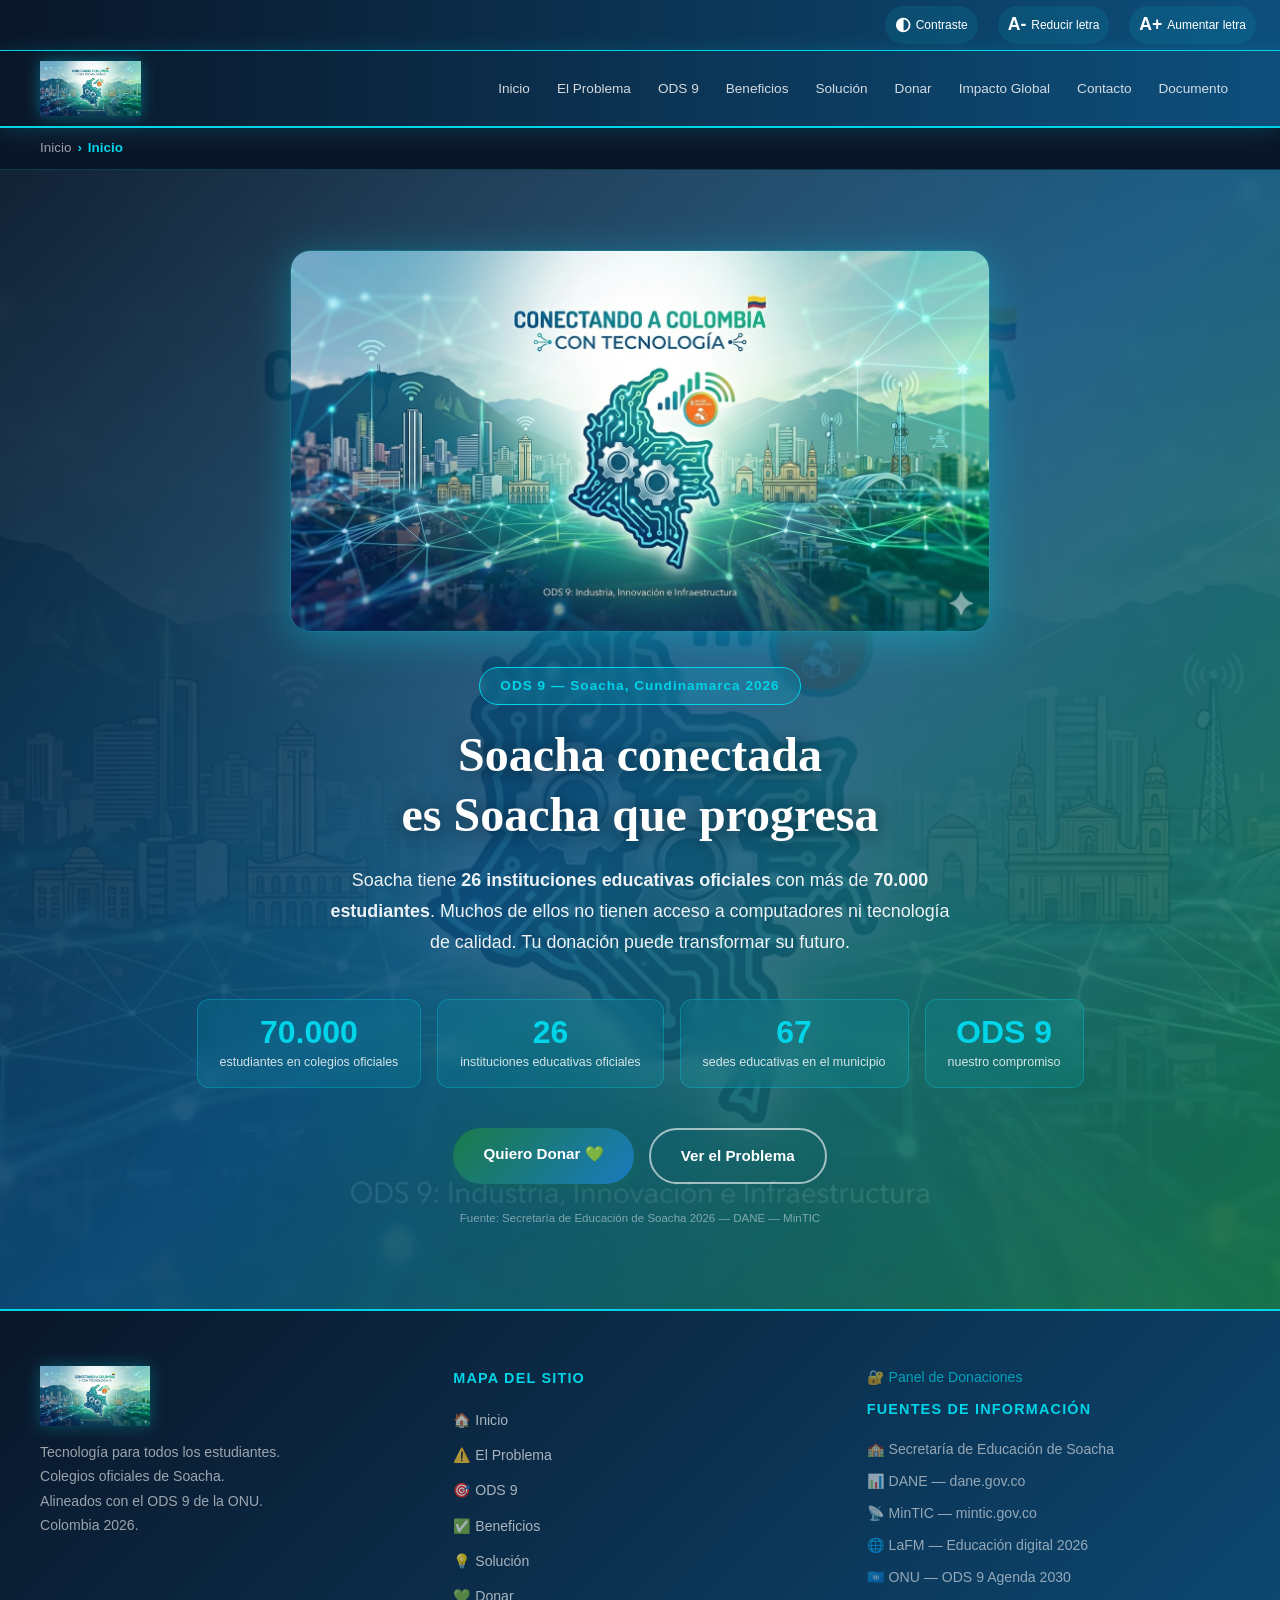
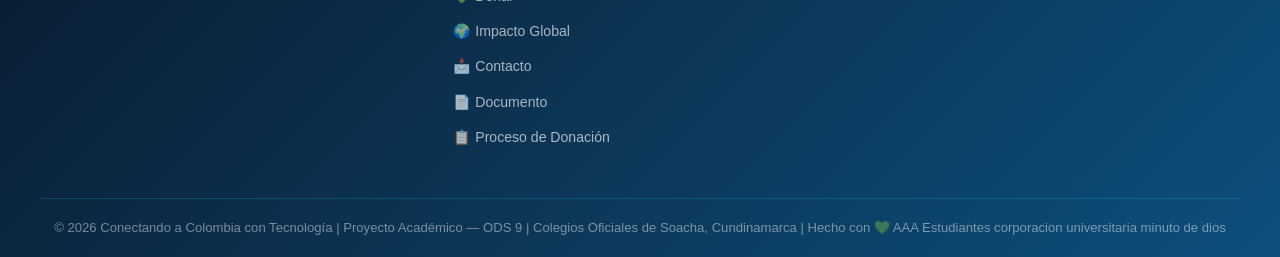
<file: index.html>
<!DOCTYPE html>
<html lang="es">
<head>
  <meta charset="UTF-8">
  <meta name="viewport" content="width=device-width, initial-scale=1.0">
  <meta name="description" content="Conectando a Colombia con Tecnología — Plataforma para gestionar donaciones de dispositivos tecnológicos a instituciones educativas de Soacha. Alineado con ODS 9.">
  <meta name="keywords" content="Soacha, tecnología, donaciones, ODS 9, brecha digital, colegios, educación, Cundinamarca">
  <meta name="author" content="Equipo Conectando Colombia">
  <meta name="theme-color" content="#0a1628">
  <title>Conectando a Colombia con Tecnología | Soacha ODS 9</title>
  <link rel="stylesheet" href="css/styles.css">
</head>
<body>

  <!--  MENÚ DE ACCESIBILIDAD -->
  <div id="menu-accesibilidad" class="menu-accesibilidad">
    <ul class="lista-accesibilidad">
      <li><a id="boton-contraste" href="#"><span>◐</span><span> Contraste</span></a></li>
      <li><a id="boton-reducir" href="#"><span>A-</span><span> Reducir letra</span></a></li>
      <li><a id="boton-aumentar" href="#"><span>A+</span><span> Aumentar letra</span></a></li>
    </ul>
  </div>

  <!-- HEADER Y NAVEGACIÓN -->
  <header class="header-principal">
    <div class="logo">
      <img src="assets/imagenes/logo1.png" alt="Conectando a Colombia con Tecnología" class="logo-img">
    </div>
    <button class="menu-toggle" aria-label="Abrir menú" aria-expanded="false" onclick="toggleMenu()">☰</button>
    <nav class="nav-principal">
      <a href="#" onclick="navegarA('inicio'); return false;">Inicio</a>
      <a href="#" onclick="navegarA('problema'); return false;">El Problema</a>
      <a href="#" onclick="navegarA('ods9'); return false;">ODS 9</a>
      <a href="#" onclick="navegarA('beneficios'); return false;">Beneficios</a>
      <a href="#" onclick="navegarA('solucion'); return false;">Solución</a>
      <a href="#" onclick="navegarA('donar'); return false;">Donar</a>
      <a href="#" onclick="navegarA('impacto'); return false;">Impacto Global</a>
      <a href="#" onclick="navegarA('contacto'); return false;">Contacto</a>
      <a href="#" onclick="navegarA('documento'); return false;">Documento</a>
    </nav>
  </header>

  <!--  MIGAS DE PAN -->
  <nav class="migas-pan">
    <ol>
      <li><a href="#" onclick="navegarA('inicio'); return false;">Inicio</a></li>
      <li id="miga-actual" aria-current="page">Inicio</li>
    </ol>
  </nav>

  <!-- CONTENIDO PRINCIPAL -->
  <main id="contenido-principal">

    <!-- SECCIÓN 1: INICIO -->
    <section id="inicio" class="seccion activa">
      <div class="hero-contenido">
        <img src="assets/imagenes/logo1.png" alt="Conectando a Colombia con Tecnología — ODS 9" class="hero-logo">
        <div class="hero-badge">ODS 9 — Soacha, Cundinamarca 2026</div>
        <h1>Soacha conectada<br>es Soacha que progresa</h1>
        <p class="hero-subtitulo">Soacha tiene <strong>26 instituciones educativas oficiales</strong> con más de <strong>70.000 estudiantes</strong>. Muchos de ellos no tienen acceso a computadores ni tecnología de calidad. Tu donación puede transformar su futuro.</p>
        <div class="hero-stats">
          <div class="stat"><span class="stat-numero">70.000</span><span class="stat-texto">estudiantes en colegios oficiales</span></div>
          <div class="stat"><span class="stat-numero">26</span><span class="stat-texto">instituciones educativas oficiales</span></div>
          <div class="stat"><span class="stat-numero">67</span><span class="stat-texto">sedes educativas en el municipio</span></div>
          <div class="stat"><span class="stat-numero">ODS 9</span><span class="stat-texto">nuestro compromiso</span></div>
        </div>
        <div class="hero-botones">
          <a href="#" class="btn-principal" onclick="navegarA('donar'); return false;">Quiero Donar 💚</a>
          <a href="#" class="btn-secundario" onclick="navegarA('problema'); return false;">Ver el Problema</a>
        </div>
        <p class="hero-fuente">Fuente: Secretaría de Educación de Soacha 2026 — DANE — MinTIC</p>
      </div>
    </section>

    <!-- SECCIÓN 2: EL PROBLEMA -->
    <section id="problema" class="seccion">
      <h2>La Brecha Digital en los Colegios de Soacha</h2>
      <p class="seccion-subtitulo">Miles de estudiantes soachunos no tienen acceso a tecnología de calidad para su formación académica</p>
      <div class="problema-stats">
        <div class="prob-stat critico"><span class="prob-numero">70.000</span><span class="prob-dept">Estudiantes</span><span class="prob-label">en colegios oficiales</span></div>
        <div class="prob-stat critico"><span class="prob-numero">4.200</span><span class="prob-dept">Cupos faltantes</span><span class="prob-label">cada año escolar</span></div>
        <div class="prob-stat grave"><span class="prob-numero">67</span><span class="prob-dept">Sedes educativas</span><span class="prob-label">con necesidades tech</span></div>
        <div class="prob-stat grave"><span class="prob-numero">26</span><span class="prob-dept">IE Oficiales</span><span class="prob-label">requieren equipos</span></div>
      </div>
      <div class="cards-container">
        <div class="card"><span class="card-icono">💻</span><h3>Sin Dispositivos</h3><p>Muchos estudiantes de Soacha nunca han tocado un computador portátil. El rector del colegio Turbay Ayala confirmó que la <strong>baja apropiación tecnológica</strong> por condiciones económicas es la principal barrera.</p><span class="card-fuente">Fuente: LaFM — Educación digital en regiones, marzo 2026</span></div>
        <div class="card"><span class="card-icono">📡</span><h3>Conectividad Insuficiente</h3><p>Durante años, los colegios de Soacha tuvieron velocidades de internet de apenas <strong>10 a 30 Mbps</strong>, insuficientes para clases digitales simultáneas.</p><span class="card-fuente">Fuente: Gobernación de Cundinamarca — Conectividad escolar 2025</span></div>
        <div class="card"><span class="card-icono">🏚️</span><h3>Centros Digitales Abandonados</h3><p>Centros digitales implementados en colegios de Soacha con apoyo del MinTIC <strong>quedaron en abandono</strong> por falta de mantenimiento.</p><span class="card-fuente">Fuente: Noticias Día a Día — Centros digitales Cundinamarca 2025</span></div>
        <div class="card"><span class="card-icono">👨‍👩‍👧</span><h3>Familias Vulnerables</h3><p>Soacha es uno de los municipios más poblados de Colombia con alta concentración de familias en condición de vulnerabilidad, lo que impide a los estudiantes tener <strong>tecnología en casa</strong>.</p><span class="card-fuente">Fuente: Secretaría de Educación de Soacha 2026</span></div>
        <div class="card"><span class="card-icono">📚</span><h3>Desigualdad Educativa</h3><p>Estudiantes de colegios privados tienen acceso pleno a tecnología mientras los <strong>70.000 estudiantes</strong> de colegios oficiales de Soacha compiten con recursos digitales limitados.</p><span class="card-fuente">Fuente: Perfil Sector Educativo Soacha 2024-2027</span></div>
        <div class="card"><span class="card-icono">🎓</span><h3>Impacto en el Futuro</h3><p>Jóvenes que terminan bachillerato en Soacha <strong>sin saber usar un computador</strong> quedan en desventaja para el mercado laboral y la educación superior.</p><span class="card-fuente">Fuente: LaFM — Educación digital en regiones, marzo 2026</span></div>
      </div>
    </section>

    <!-- SECCIÓN 3: ODS 9 -->
    <section id="ods9" class="seccion">
      <h2>ODS 9 — Industria, Innovación e Infraestructura</h2>
      <p class="seccion-subtitulo">Por qué la tecnología educativa en Soacha es un asunto de desarrollo sostenible</p>
      <div class="ods-contenido">
        <div class="ods-badge-grande"><span class="ods-numero">9</span><span class="ods-nombre">Industria, Innovación e Infraestructura</span><span class="ods-org">ONU — Agenda 2030</span></div>
        <div class="ods-info">
          <div class="ods-descripcion"><h3>¿Qué es el ODS 9 y cómo aplica en Soacha?</h3><p>El ODS 9 busca construir infraestructuras resilientes, promover la industrialización inclusiva y fomentar la innovación tecnológica. En Soacha, esto se traduce en garantizar que los <strong>70.000 estudiantes</strong> de colegios oficiales tengan acceso real a herramientas tecnológicas para su formación, sin importar su condición económica.</p></div>
          <div class="ods-metas"><h3>Metas que abordamos en Soacha</h3>
            <div class="meta-item"><span class="meta-codigo">9.1</span><p>Desarrollar infraestructura tecnológica de calidad en los colegios oficiales de Soacha para apoyar el bienestar educativo de todos los estudiantes con acceso equitativo.</p></div>
            <div class="meta-item"><span class="meta-codigo">9.4</span><p>Modernizar la infraestructura tecnológica de las 26 instituciones educativas oficiales, priorizando las sedes con mayor necesidad en comunas vulnerables.</p></div>
            <div class="meta-item"><span class="meta-codigo">9.c</span><p>Aumentar el acceso a las tecnologías de la información en los colegios de Soacha para garantizar que ningún estudiante quede excluido de la era digital.</p></div>
          </div>
          <div class="ods-colombia"><h3>Soacha y el ODS 9 en 2026</h3><ul><li>🔹 <strong>70.000</strong> estudiantes en instituciones educativas oficiales</li><li>🔹 <strong>26</strong> colegios oficiales con <strong>67 sedes</strong> en todo el municipio</li><li>🔹 Centros digitales <strong>abandonados</strong> por falta de mantenimiento</li><li>🔹 Baja apropiación tecnológica confirmada por rectores de colegios</li><li>🔹 Meta nacional: <strong>100%</strong> de colegios con internet en 2026</li></ul><span class="card-fuente">Fuente: Secretaría de Educación Soacha; MinTIC; LaFM 2026</span></div>
        </div>
      </div>
    </section>

    <!-- SECCIÓN 4: BENEFICIOS -->
    <section id="beneficios" class="seccion seccion-oscura">
      <h2>¿Qué gana Soacha con tecnología en sus colegios?</h2>
      <p class="seccion-subtitulo subtitulo-claro">Cada dispositivo donado multiplica las oportunidades de miles de estudiantes soachunos</p>
      <div class="beneficios-grid">
        <div class="beneficio-item"><span class="beneficio-icono">📈</span><h3>Mejores Resultados Académicos</h3><p>Estudiantes con acceso a tecnología mejoran su desempeño en pruebas Saber y tienen <strong>mayor probabilidad</strong> de acceder a educación superior.</p></div>
        <div class="beneficio-item"><span class="beneficio-icono">💼</span><h3>Empleabilidad Futura</h3><p>Colombia enfrenta una brecha de más de <strong>85.000 profesionales</strong> en tecnología. Los estudiantes de Soacha pueden llenar ese vacío si se forman desde el colegio.</p></div>
        <div class="beneficio-item"><span class="beneficio-icono">🎓</span><h3>Acceso a Educación Superior</h3><p>Soacha ya tiene <strong>8 instituciones de educación superior</strong>. Estudiantes con competencias digitales pueden aprovechar mejor estas oportunidades universitarias.</p></div>
        <div class="beneficio-item"><span class="beneficio-icono">🏘️</span><h3>Desarrollo Comunitario</h3><p>Un estudiante conectado lleva el conocimiento a su familia. Las competencias digitales se <strong>multiplican en la comunidad</strong> y reducen la desigualdad en el municipio.</p></div>
        <div class="beneficio-item"><span class="beneficio-icono">🔬</span><h3>Soacha STEM+</h3><p>Soacha tiene una visión de convertirse en <strong>territorio STEM+</strong>. Donar tecnología a sus colegios es apoyar directamente esa transformación educativa y científica.</p></div>
        <div class="beneficio-item"><span class="beneficio-icono">🤝</span><h3>Responsabilidad Social Real</h3><p>Tu empresa o entidad contribuye directamente al ODS 9 con impacto <strong>medible y verificable</strong> en un municipio específico, con estudiantes reales y resultados documentados.</p></div>
      </div>
    </section>

    <!-- SECCIÓN 5: SOLUCIÓN-->
    <section id="solucion" class="seccion">
      <h2>Nuestra Solución</h2>
      <p class="seccion-subtitulo">Conectamos donantes de tecnología con los colegios oficiales de Soacha que más lo necesitan</p>
      <div class="solucion-intro"><p>Somos una plataforma web que <strong>concientiza a empresarios, entidades y ciudadanos</strong> sobre la brecha tecnológica en los colegios oficiales de Soacha, y facilita la <strong>donación de dispositivos tecnológicos</strong> (computadores, tablets, routers, impresoras) directamente a las <strong>26 instituciones educativas oficiales</strong> del municipio.</p></div>
      <div class="pasos-container">
        <div class="paso"><span class="paso-numero">1</span><h3>Registras tu donación</h3><p>Seleccionas el colegio de Soacha al que quieres donar y describes los dispositivos disponibles en nuestro formulario validado.</p></div>
        <div class="paso-flecha">→</div>
        <div class="paso"><span class="paso-numero">2</span><h3>Verificamos y coordinamos</h3><p>Nuestro equipo contacta al colegio seleccionado y coordina la entrega directa en la institución educativa de Soacha.</p></div>
        <div class="paso-flecha">→</div>
        <div class="paso"><span class="paso-numero">3</span><h3>Transformamos vidas</h3><p>Los estudiantes del colegio reciben los dispositivos y tú recibes un certificado de donación con impacto ODS 9 documentado.</p></div>
      </div>
      <div class="solucion-extra"><a href="pages/proceso-donacion.html" class="btn-principal">Ver Proceso Detallado →</a></div>
    </section>

    <!-- SECCIÓN 6: FORMULARIO DONACIÓN-->
    <section id="donar" class="seccion">
      <h2>Registra tu Donación</h2>
      <p class="seccion-subtitulo">Selecciona el colegio de Soacha al que quieres donar y completa el formulario</p>
      <form id="form-donacion" class="formulario" novalidate>
        <div class="form-grid">
          <div class="campo-grupo"><label for="nombre-donante">Nombre completo o Razón Social *</label><input type="text" id="nombre-donante" placeholder="Ej: Empresa XYZ S.A.S."><span class="error-msg" id="error-nombre"></span></div>
          <div class="campo-grupo"><label for="email-donante">Correo Electrónico *</label><input type="email" id="email-donante" placeholder="correo@empresa.com"><span class="error-msg" id="error-email"></span></div>
          <div class="campo-grupo"><label for="telefono-donante">Teléfono de Contacto *</label><input type="tel" id="telefono-donante" placeholder="+57 300 123 4567"><span class="error-msg" id="error-telefono"></span></div>
          <div class="campo-grupo"><label for="tipo-donante">Tipo de Donante *</label><select id="tipo-donante"><option value="">Selecciona</option><option value="empresa">Empresa privada</option><option value="gobierno">Entidad gubernamental</option><option value="ong">ONG / Fundación</option><option value="persona">Persona natural</option></select><span class="error-msg" id="error-tipo"></span></div>
          <div class="campo-grupo campo-completo"><label for="colegio-destino">Institución Educativa Beneficiaria *</label><select id="colegio-destino"><option value="">Selecciona el colegio de Soacha</option><optgroup label="📍 Comuna 1"><option value="compartir">I.E. Compartir</option><option value="ciudad-latina">I.E. Ciudad Latina</option><option value="nuevo-compartir">I.E. Nuevo Compartir</option><option value="santa-ana">I.E. Santa Ana</option></optgroup><optgroup label="📍 Comuna 2"><option value="integrado-soacha">I.E. Integrado de Soacha</option><option value="general-santander">I.E. General Santander</option></optgroup><optgroup label="📍 Comuna 3"><option value="leon-xiii">I.E. León XIII</option><option value="manuela-beltran">I.E. Manuela Beltrán</option><option value="la-despensa">I.E. La Despensa</option></optgroup><optgroup label="📍 Comuna 4"><option value="julio-turbay">I.E. Julio César Turbay Ayala</option><option value="gabriel-garcia">I.E. Gabriel García Márquez</option><option value="luis-carlos-galan">I.E. Luis Carlos Galán</option><option value="ciudadela-sucre">I.E. Ciudadela Sucre</option><option value="cazuca">I.E. Cazucá</option><option value="buenos-aires">I.E. Buenos Aires</option></optgroup><optgroup label="📍 Comuna 5"><option value="san-mateo">I.E. San Mateo</option><option value="el-bosque">I.E. El Bosque</option></optgroup><optgroup label="📍 Comuna 6"><option value="ricaurte">I.E. Ricaurte</option><option value="las-villas">I.E. Las Villas</option><option value="eduardo-santos">I.E. Eduardo Santos</option></optgroup><optgroup label="📍 Sector Rural"><option value="eugenio-diaz">I.E. Eugenio Díaz Castro</option><option value="san-bernardino">I.E. San Bernardino</option><option value="laguna">I.E. Laguna</option><option value="leon-xiii-rural">I.E. Rural León XIII</option></optgroup><optgroup label="📍 Colegios en Administración"><option value="gimnasio-campestre">Colegio Gimnasio Campestre</option><option value="cualquier-colegio">Donde más se necesite</option></optgroup></select><span class="error-msg" id="error-colegio"></span></div>
          <div class="campo-grupo campo-completo"><label for="dispositivos">Dispositivos a Donar *</label><textarea id="dispositivos" rows="3" placeholder="Ej: 10 computadores portátiles Dell, 5 tablets Samsung..."></textarea><span class="error-msg" id="error-dispositivos"></span></div>
          <div class="campo-grupo"><label for="ciudad-donante">Ciudad de origen *</label><input type="text" id="ciudad-donante" placeholder="Ej: Bogotá, Soacha..."><span class="error-msg" id="error-ciudad"></span></div>
          <div class="campo-grupo"><label for="cantidad-dispositivos">Cantidad aproximada *</label><input type="text" id="cantidad-dispositivos" placeholder="Ej: 5, 10, 20 equipos"><span class="error-msg" id="error-cantidad"></span></div>
        </div>
        <div class="form-submit"><button type="submit" class="btn-principal btn-grande">💚 Registrar mi Donación</button></div>
      </form>
    </section>

    <!-- SECCIÓN 7: IMPACTO GLOBAL-->
<section id="impacto" class="seccion">
  <h2>Impacto Global — Brecha Digital Educativa</h2>
  <p class="seccion-subtitulo">Lo que viven los estudiantes de Soacha es un reflejo de una crisis mundial. Consulta los datos reales del Banco Mundial para cualquier país.</p>
  <div class="api-intro">
    <p>Ingresa el nombre de un país y compara sus indicadores educativos y digitales con los de Colombia. Datos oficiales de la <strong>API del Banco Mundial — ODS 9</strong>.</p>
  </div>
  <div class="api-controles">
    <label for="buscar-pais" class="sr-only">Buscar país</label>
    <input type="text" id="buscar-pais" placeholder="🔍 Ej: Colombia, Brasil, México, Argentina...">
    <button onclick="buscarIndicadoresPais()" class="btn-principal">Consultar Banco Mundial</button>
  </div>
  <div id="resultado-api" class="resultado-api" aria-live="polite">
    <p class="api-placeholder">🌍 Ingresa el nombre de un país para ver sus indicadores de brecha digital y educación</p>
  </div>
</section>

    <!-- SECCIÓN 8: CONTACTO-->
    <section id="contacto" class="seccion">
      <h2>Contáctanos</h2>
      <p class="seccion-subtitulo">¿Eres empresario, directivo o ciudadano de Soacha y quieres saber más? Escríbenos</p>
      <form id="form-contacto" class="formulario" action="https://formsubmit.co/conectandoalmundocontecnologia@outlook.com" method="POST">
        <div class="form-grid">
          <div class="campo-grupo"><label for="nombre-contacto">Nombre Completo *</label><input type="text" id="nombre-contacto" name="nombre" placeholder="Tu nombre completo"><span class="error-msg" id="error-nombre-contacto"></span></div>
          <div class="campo-grupo"><label for="email-contacto">Correo Electrónico *</label><input type="email" id="email-contacto" name="email" placeholder="tu@correo.com"><span class="error-msg" id="error-email-contacto"></span></div>
          <div class="campo-grupo campo-completo"><label for="asunto-contacto">Asunto *</label><input type="text" id="asunto-contacto" name="asunto" placeholder="¿En qué podemos ayudarte?"><span class="error-msg" id="error-asunto-contacto"></span></div>
          <div class="campo-grupo campo-completo"><label for="mensaje-contacto">Mensaje *</label><textarea id="mensaje-contacto" name="mensaje" rows="5" placeholder="Escribe tu mensaje aquí..."></textarea><span class="error-msg" id="error-mensaje-contacto"></span></div>
        </div>
        <div class="form-submit"><input type="hidden" name="_subject" value="Nuevo mensaje desde contacto"><input type="hidden" name="_captcha" value="false"><input type="hidden" name="_autoresponse" value="Gracias por contactarnos."><button type="submit" class="btn-principal btn-grande">Enviar Mensaje 📩</button></div>
      </form>
    </section>

    <!-- SECCIÓN 9: DOCUMENTO-->
    <section id="documento" class="seccion">
      <h2>Documento del Proyecto</h2>
      <p class="seccion-subtitulo">Justificación oficial del proyecto — ODS 9 Soacha 2026</p>
      <div class="documento-contenedor">
        <div class="documento-info"><div class="doc-badge"><span class="doc-icono">📄</span><div><h3>Justificación del Proyecto</h3><p>Conectando a Colombia con Tecnología — Colegios de Soacha — ODS 9</p></div></div><a href="assets/documento/documento.pdf" download="Justificacion_Conectando_Colombia.pdf" class="btn-principal">⬇️ Descargar PDF</a></div>
        <!-- CORRECCIÓN W3C: width y height movidos a style; eliminado contenido de fallback dentro del iframe -->
        <div class="pdf-visor"><iframe src="assets/documento/Activida Entregable y Experencial entrega 2.pdf" title="Documento del proyecto" style="width:100%; height:700px; border:none;"></iframe></div>
      </div>
    </section>

  </main>

  <!-- FOOTER -->
  <footer class="footer-principal">
    <div class="footer-contenido">
      <div class="footer-marca"><img src="assets/imagenes/logo1.png" alt="Conectando Colombia" class="footer-logo"><p>Tecnología para todos los estudiantes.<br>Colegios oficiales de Soacha.<br>Alineados con el ODS 9 de la ONU.<br>Colombia 2026.</p></div>
      <nav class="mapa-sitio"><h3>Mapa del Sitio</h3><ul><li><a href="#" onclick="navegarA('inicio'); return false;">🏠 Inicio</a></li><li><a href="#" onclick="navegarA('problema'); return false;">⚠️ El Problema</a></li><li><a href="#" onclick="navegarA('ods9'); return false;">🎯 ODS 9</a></li><li><a href="#" onclick="navegarA('beneficios'); return false;">✅ Beneficios</a></li><li><a href="#" onclick="navegarA('solucion'); return false;">💡 Solución</a></li><li><a href="#" onclick="navegarA('donar'); return false;">💚 Donar</a></li><li><a href="#" onclick="navegarA('impacto'); return false;">🌍 Impacto Global</a></li><li><a href="#" onclick="navegarA('contacto'); return false;">📩 Contacto</a></li><li><a href="#" onclick="navegarA('documento'); return false;">📄 Documento</a></li><li><a href="proceso-donacion.html">📋 Proceso de Donación</a></li></ul></nav>
      <!-- CORRECCIÓN W3C: <li> suelto envuelto en <ul> -->
      <div class="footer-info"><ul><li>🔐 <a href="pages/login.html">Panel de Donaciones</a></li></ul><h3>Fuentes de Información</h3><ul><li>🏫 Secretaría de Educación de Soacha</li><li>📊 DANE — dane.gov.co</li><li>📡 MinTIC — mintic.gov.co</li><li>🌐 LaFM — Educación digital 2026</li><li>🇺🇳 ONU — ODS 9 Agenda 2030</li></ul></div>
    </div>
    <div class="footer-bottom"><p>© 2026 Conectando a Colombia con Tecnología | Proyecto Académico — ODS 9 | Colegios Oficiales de Soacha, Cundinamarca | Hecho con 💚 AAA Estudiantes corporacion universitaria minuto de dios</p></div>
  </footer>

  <script src="js/script.js"></script>
</body>
</html>
</file>
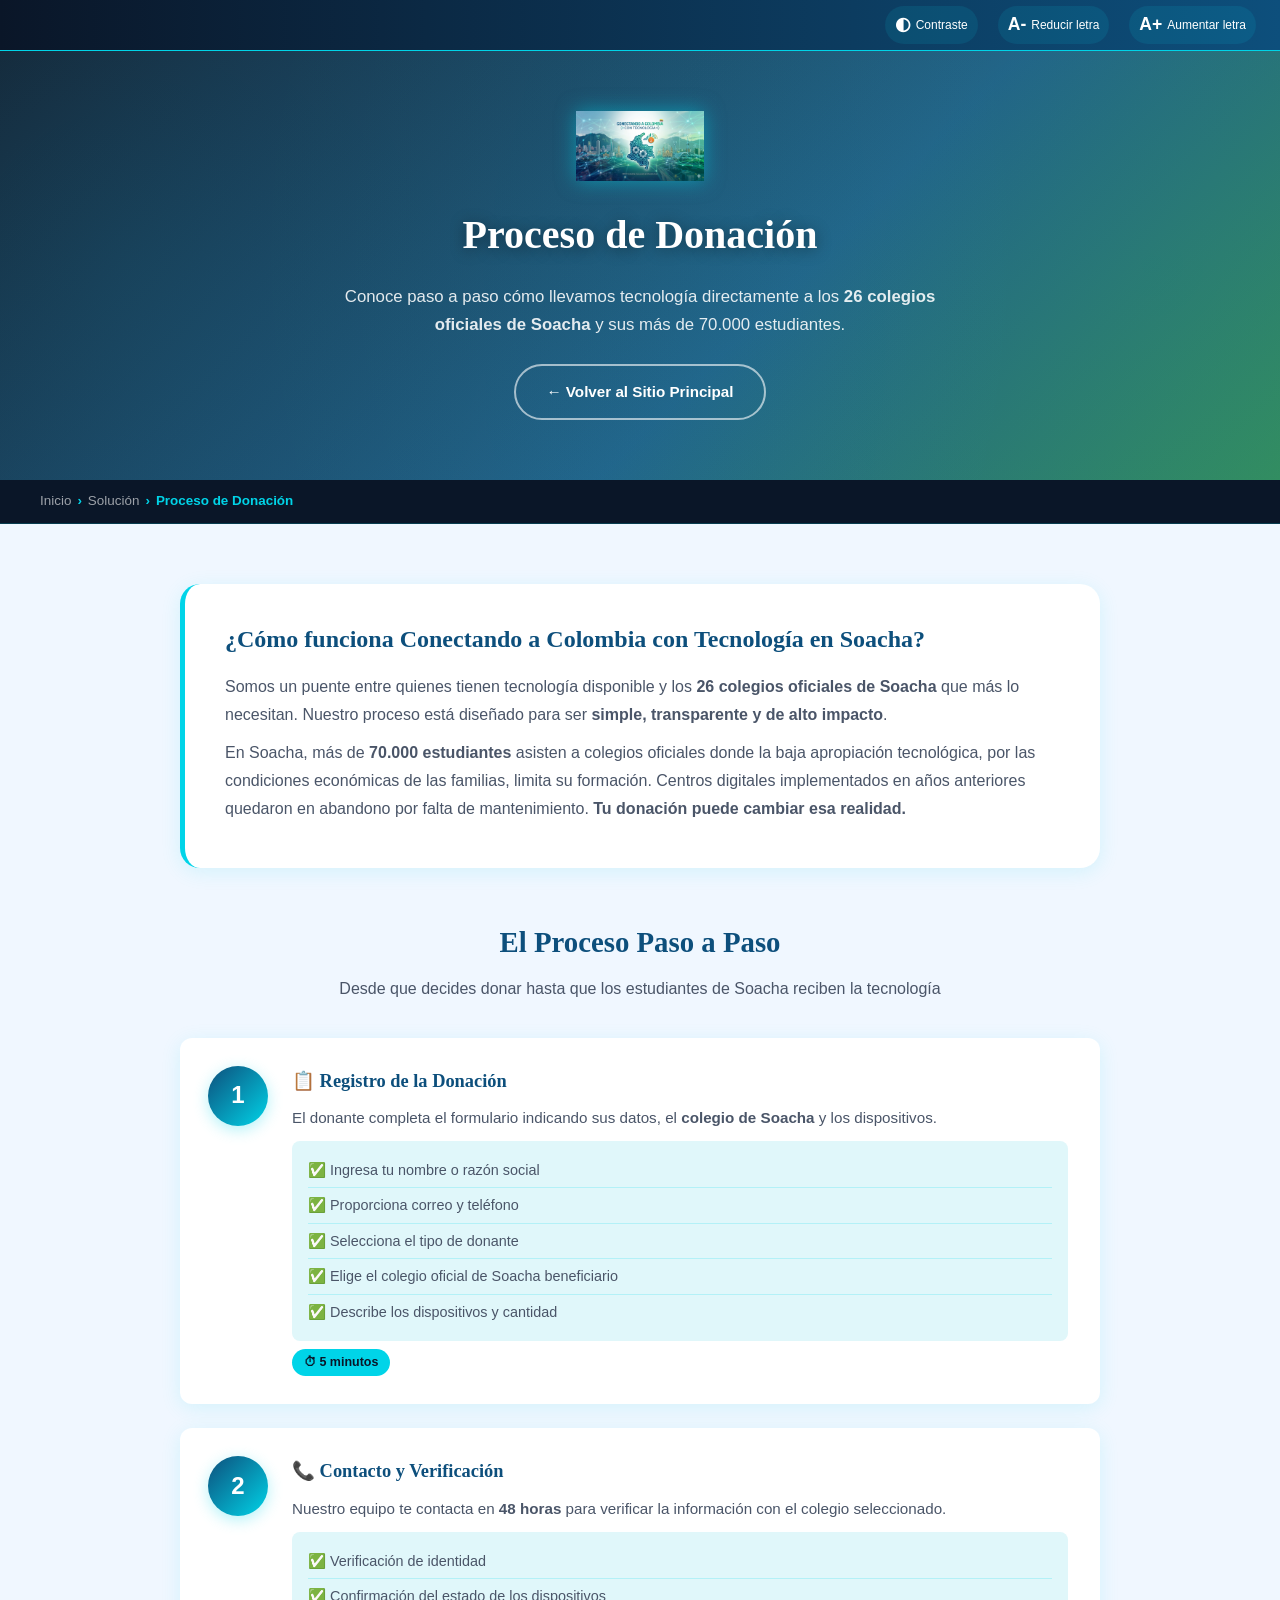
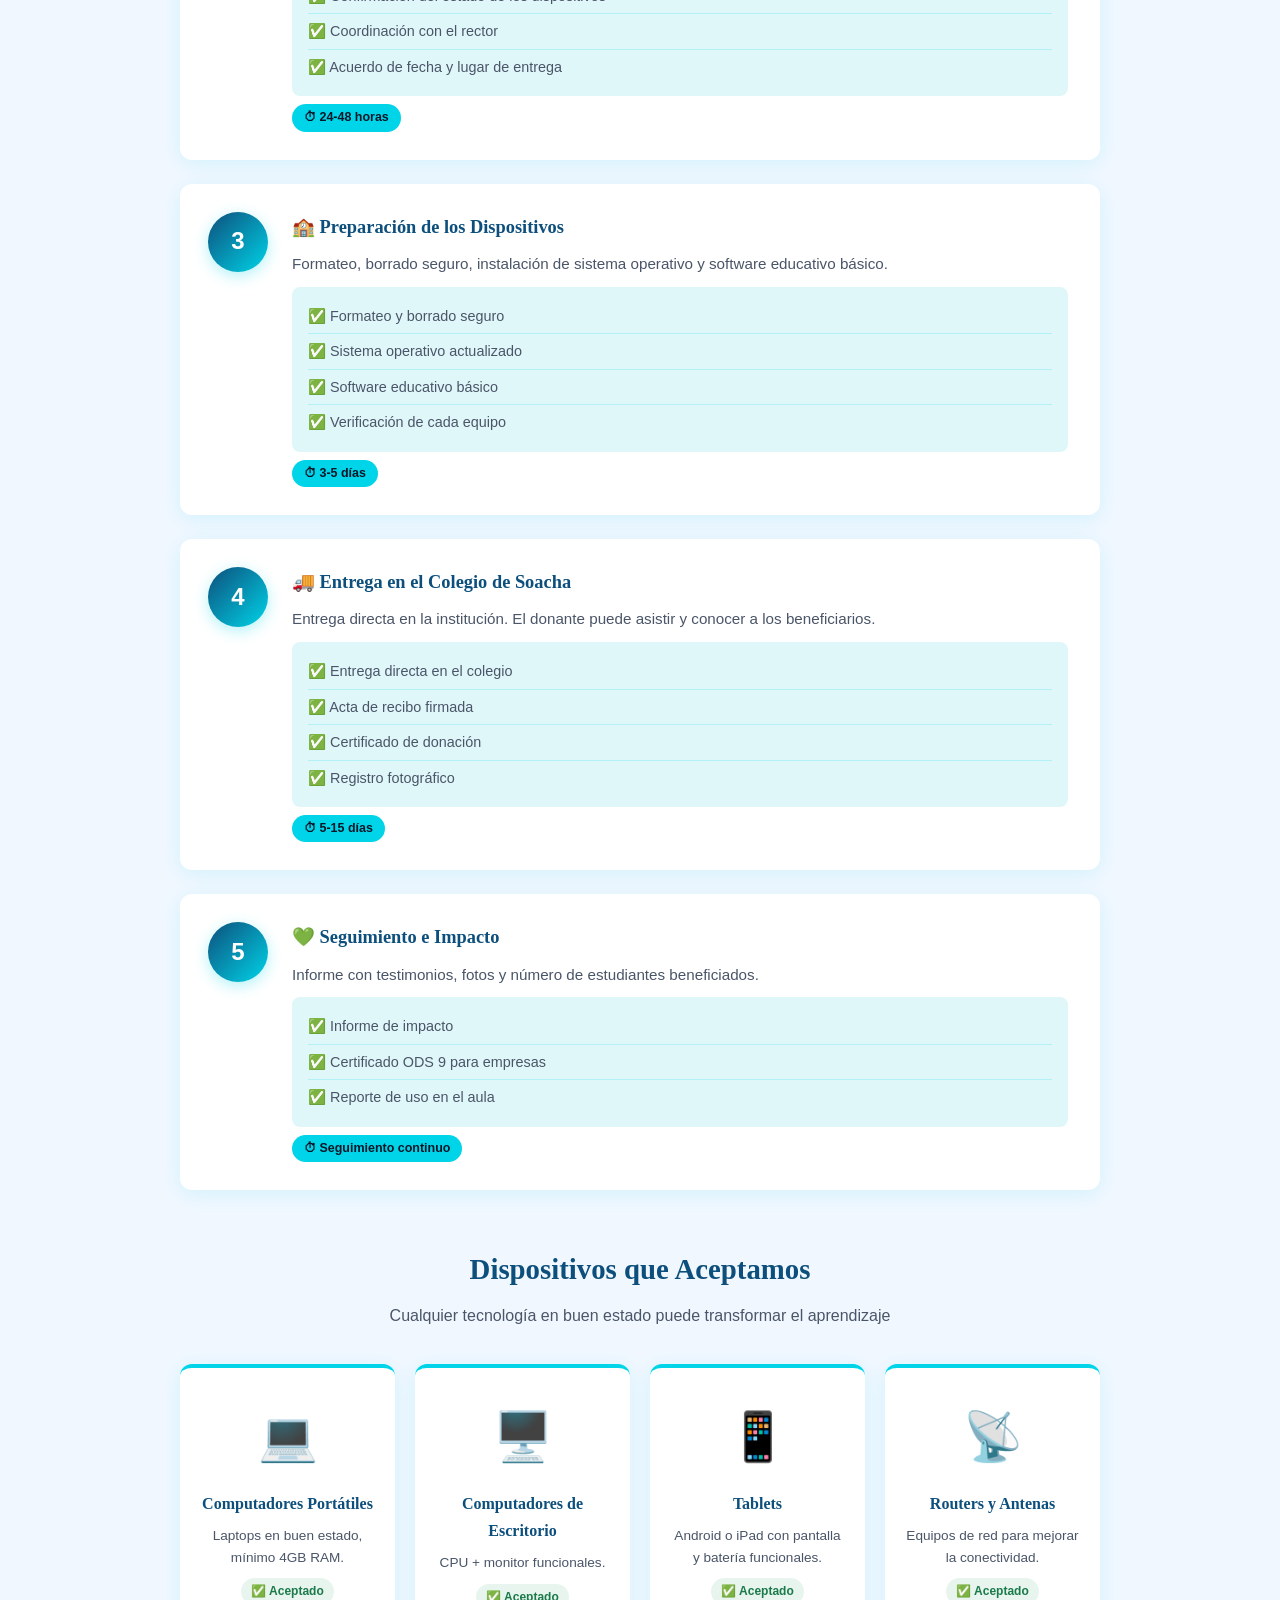
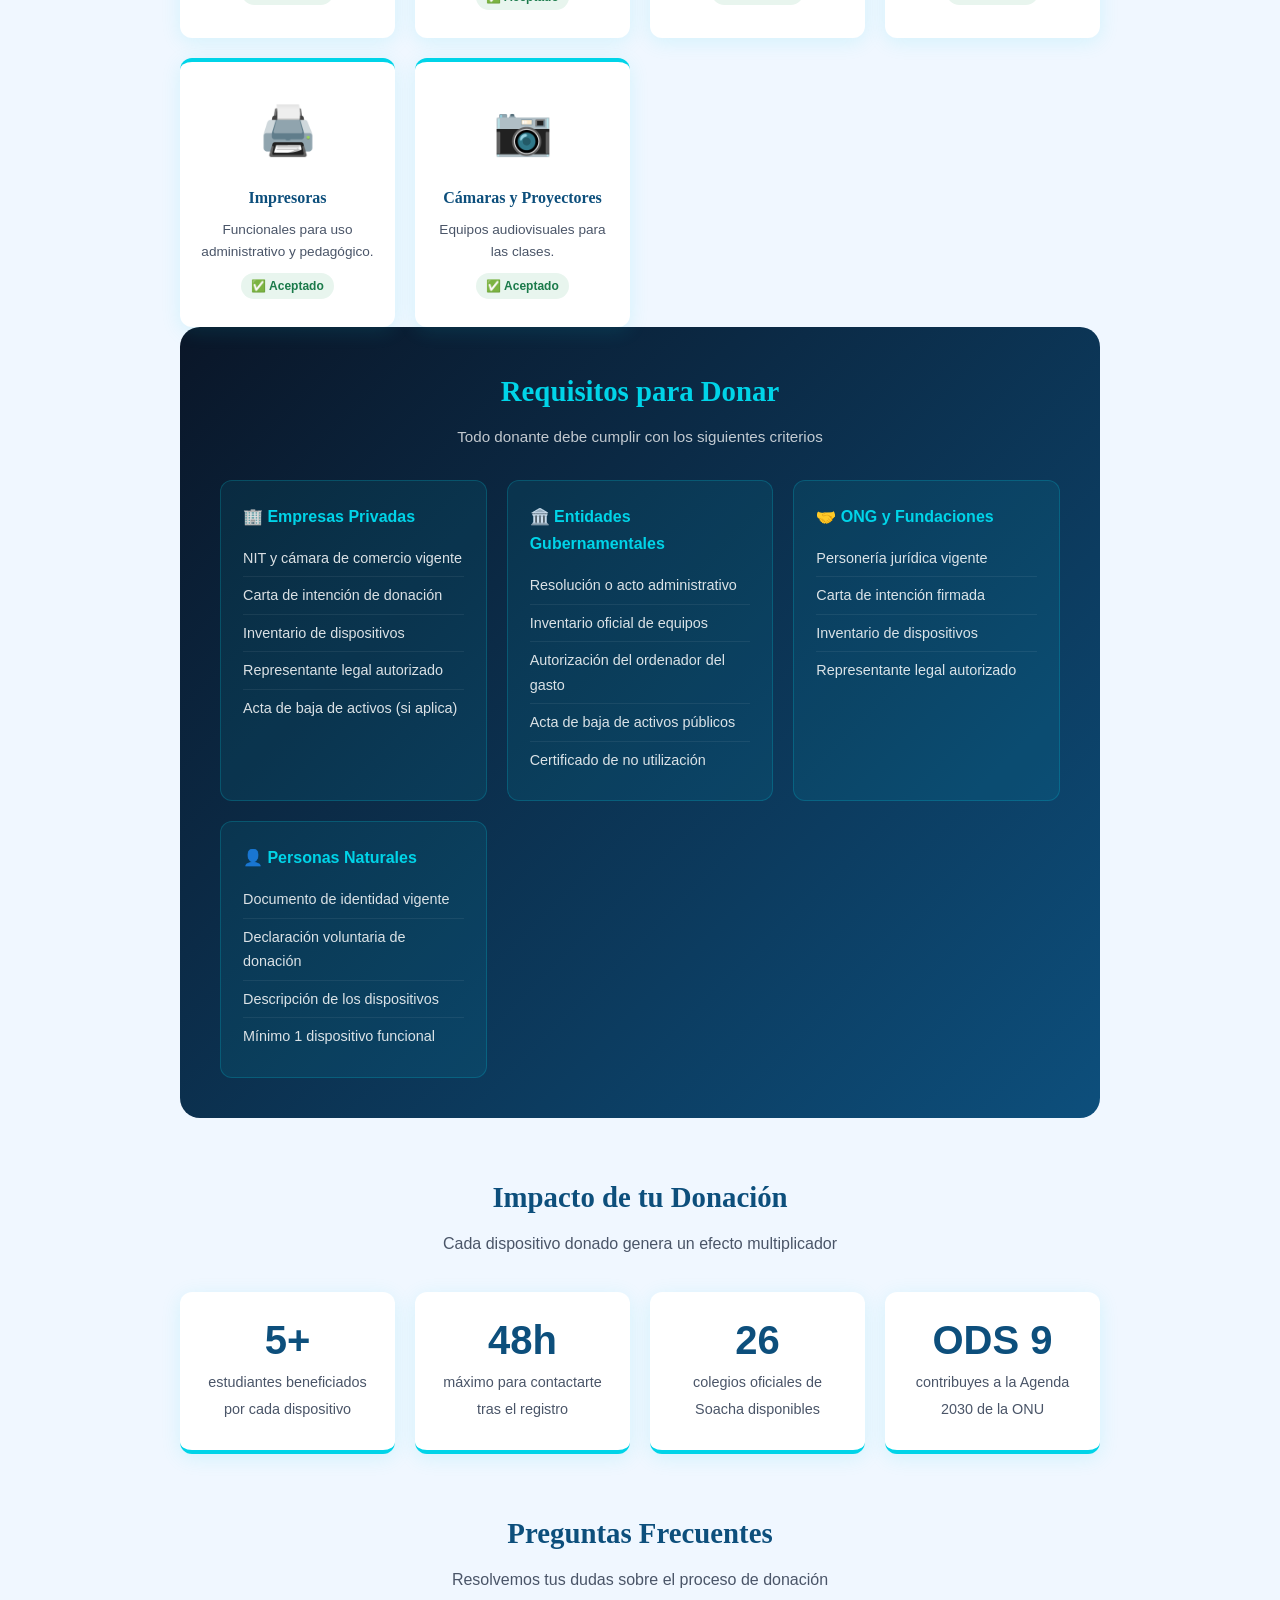
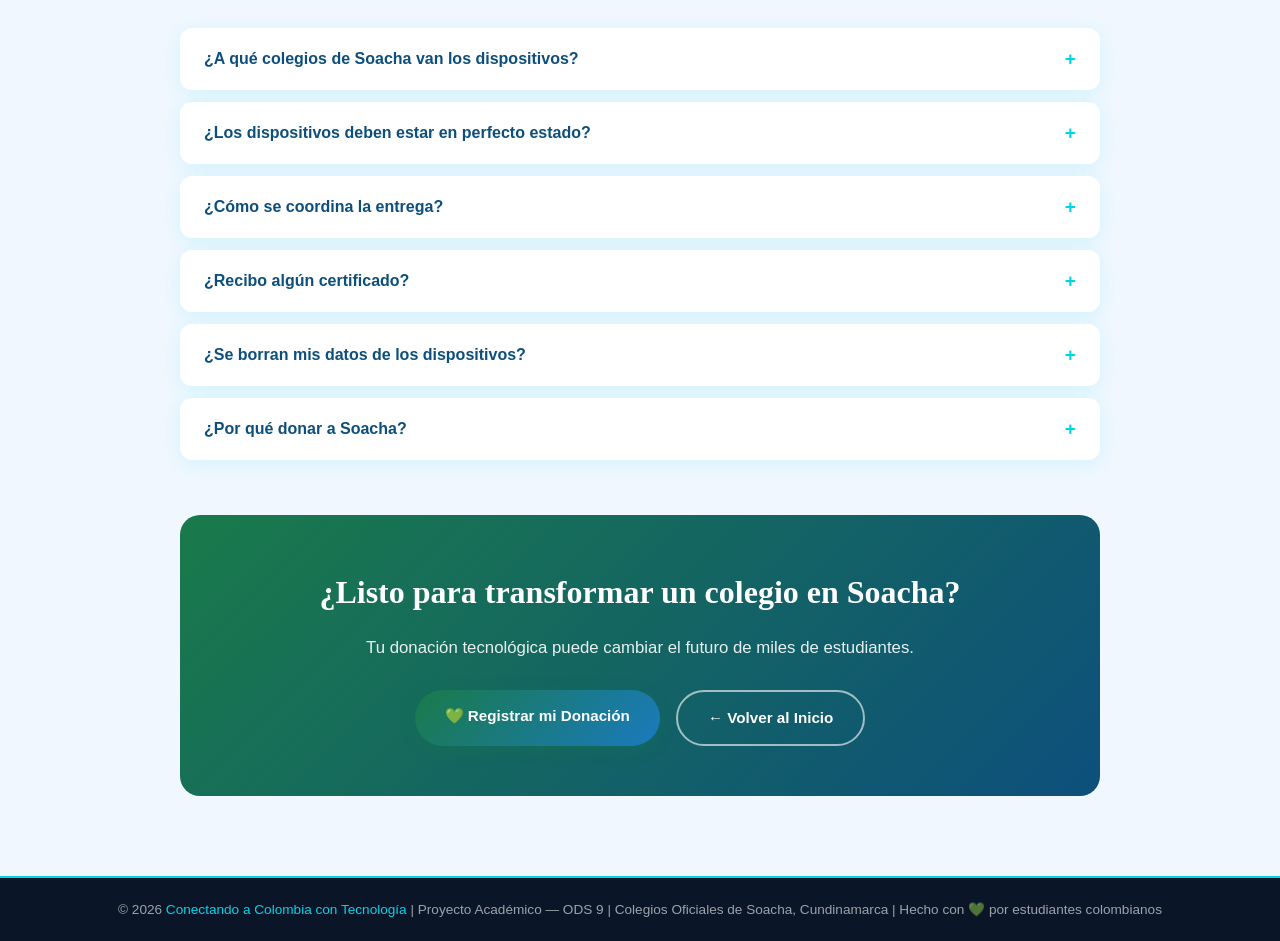
<file: pages/proceso-donacion.html>
<!DOCTYPE html>
<html lang="es">
<head>
  <meta charset="UTF-8">
  <meta name="viewport" content="width=device-width, initial-scale=1.0">
  <meta name="description" content="Proceso detallado de donación de dispositivos tecnológicos a colegios oficiales de Soacha — Conectando a Colombia con Tecnología ODS 9">
  <meta name="author" content="Equipo Conectando Colombia">
  <meta name="theme-color" content="#0a1628">
  <title>Proceso de Donación | Conectando a Colombia con Tecnología</title>
  <link rel="stylesheet" href="../css/styles.css">
</head>
<body>

  <!--  MENÚ DE ACCESIBILIDAD -->
  <div id="menu-accesibilidad" class="menu-accesibilidad">
    <ul class="lista-accesibilidad">
      <li><a id="boton-contraste" href="#"><span>◐</span><span> Contraste</span></a></li>
      <li><a id="boton-reducir" href="#"><span>A-</span><span> Reducir letra</span></a></li>
      <li><a id="boton-aumentar" href="#"><span>A+</span><span> Aumentar letra</span></a></li>
    </ul>
  </div>

  <!-- HERO -->
  <header class="pd-hero">
    <div class="pd-hero-contenido">
      <img src="../assets/imagenes/logo1.png" alt="Conectando a Colombia con Tecnología">
      <h1>Proceso de Donación</h1>
      <p>Conoce paso a paso cómo llevamos tecnología directamente a los <strong>26 colegios oficiales de Soacha</strong> y sus más de 70.000 estudiantes.</p>
      <a href="../index.html" class="btn-secundario">← Volver al Sitio Principal</a>
    </div>
  </header>

  <!-- MIGAS DE PAN-->
  <nav class="pd-migas">
    <ol>
      <li><a href="/index.html">Inicio</a></li>
      <li><a href="/index.html">Solución</a></li>
      <li><span class="miga-actual">Proceso de Donación</span></li>
    </ol>
  </nav>

  <!-- CONTENIDO PRINCIPAL -->
  <main>
    <div class="pd-contenido">

      <!-- INTRODUCCIÓN -->
      <div class="pd-intro">
        <h2>¿Cómo funciona Conectando a Colombia con Tecnología en Soacha?</h2>
        <p>Somos un puente entre quienes tienen tecnología disponible y los <strong>26 colegios oficiales de Soacha</strong> que más lo necesitan. Nuestro proceso está diseñado para ser <strong>simple, transparente y de alto impacto</strong>.</p>
        <p>En Soacha, más de <strong>70.000 estudiantes</strong> asisten a colegios oficiales donde la baja apropiación tecnológica, por las condiciones económicas de las familias, limita su formación. Centros digitales implementados en años anteriores quedaron en abandono por falta de mantenimiento. <strong>Tu donación puede cambiar esa realidad.</strong></p>
      </div>

      <!-- PASOS DETALLADOS -->
      <section>
        <h2 class="pd-seccion-titulo">El Proceso Paso a Paso</h2>
        <p class="pd-seccion-subtitulo">Desde que decides donar hasta que los estudiantes de Soacha reciben la tecnología</p>
        <div class="pd-pasos">
          <div class="pd-paso"><span class="pd-paso-numero">1</span><div class="pd-paso-contenido"><h3>📋 Registro de la Donación</h3><p>El donante completa el formulario indicando sus datos, el <strong>colegio de Soacha</strong> y los dispositivos.</p><div class="pd-paso-detalle"><ul><li>✅ Ingresa tu nombre o razón social</li><li>✅ Proporciona correo y teléfono</li><li>✅ Selecciona el tipo de donante</li><li>✅ Elige el colegio oficial de Soacha beneficiario</li><li>✅ Describe los dispositivos y cantidad</li></ul></div><span class="pd-paso-tiempo">⏱ 5 minutos</span></div></div>
          <div class="pd-paso"><span class="pd-paso-numero">2</span><div class="pd-paso-contenido"><h3>📞 Contacto y Verificación</h3><p>Nuestro equipo te contacta en <strong>48 horas</strong> para verificar la información con el colegio seleccionado.</p><div class="pd-paso-detalle"><ul><li>✅ Verificación de identidad</li><li>✅ Confirmación del estado de los dispositivos</li><li>✅ Coordinación con el rector</li><li>✅ Acuerdo de fecha y lugar de entrega</li></ul></div><span class="pd-paso-tiempo">⏱ 24-48 horas</span></div></div>
          <div class="pd-paso"><span class="pd-paso-numero">3</span><div class="pd-paso-contenido"><h3>🏫 Preparación de los Dispositivos</h3><p>Formateo, borrado seguro, instalación de sistema operativo y software educativo básico.</p><div class="pd-paso-detalle"><ul><li>✅ Formateo y borrado seguro</li><li>✅ Sistema operativo actualizado</li><li>✅ Software educativo básico</li><li>✅ Verificación de cada equipo</li></ul></div><span class="pd-paso-tiempo">⏱ 3-5 días</span></div></div>
          <div class="pd-paso"><span class="pd-paso-numero">4</span><div class="pd-paso-contenido"><h3>🚚 Entrega en el Colegio de Soacha</h3><p>Entrega directa en la institución. El donante puede asistir y conocer a los beneficiarios.</p><div class="pd-paso-detalle"><ul><li>✅ Entrega directa en el colegio</li><li>✅ Acta de recibo firmada</li><li>✅ Certificado de donación</li><li>✅ Registro fotográfico</li></ul></div><span class="pd-paso-tiempo">⏱ 5-15 días</span></div></div>
          <div class="pd-paso"><span class="pd-paso-numero">5</span><div class="pd-paso-contenido"><h3>💚 Seguimiento e Impacto</h3><p>Informe con testimonios, fotos y número de estudiantes beneficiados.</p><div class="pd-paso-detalle"><ul><li>✅ Informe de impacto</li><li>✅ Certificado ODS 9 para empresas</li><li>✅ Reporte de uso en el aula</li></ul></div><span class="pd-paso-tiempo">⏱ Seguimiento continuo</span></div></div>
        </div>
      </section>

      <!-- DISPOSITIVOS ACEPTADOS -->
      <section>
        <h2 class="pd-seccion-titulo">Dispositivos que Aceptamos</h2>
        <p class="pd-seccion-subtitulo">Cualquier tecnología en buen estado puede transformar el aprendizaje</p>
        <div class="pd-disp-grid">
          <div class="pd-disp-item"><span class="pd-disp-icono">💻</span><h3>Computadores Portátiles</h3><p>Laptops en buen estado, mínimo 4GB RAM.</p><span class="pd-disp-badge badge-acepta">✅ Aceptado</span></div>
          <div class="pd-disp-item"><span class="pd-disp-icono">🖥️</span><h3>Computadores de Escritorio</h3><p>CPU + monitor funcionales.</p><span class="pd-disp-badge badge-acepta">✅ Aceptado</span></div>
          <div class="pd-disp-item"><span class="pd-disp-icono">📱</span><h3>Tablets</h3><p>Android o iPad con pantalla y batería funcionales.</p><span class="pd-disp-badge badge-acepta">✅ Aceptado</span></div>
          <div class="pd-disp-item"><span class="pd-disp-icono">📡</span><h3>Routers y Antenas</h3><p>Equipos de red para mejorar la conectividad.</p><span class="pd-disp-badge badge-acepta">✅ Aceptado</span></div>
          <div class="pd-disp-item"><span class="pd-disp-icono">🖨️</span><h3>Impresoras</h3><p>Funcionales para uso administrativo y pedagógico.</p><span class="pd-disp-badge badge-acepta">✅ Aceptado</span></div>
          <div class="pd-disp-item"><span class="pd-disp-icono">📷</span><h3>Cámaras y Proyectores</h3><p>Equipos audiovisuales para las clases.</p><span class="pd-disp-badge badge-acepta">✅ Aceptado</span></div>
        </div>
      </section>

      <!-- REQUISITOS -->
      <section class="pd-requisitos">
        <h2>Requisitos para Donar</h2>
        <p class="subtitulo">Todo donante debe cumplir con los siguientes criterios</p>
        <div class="pd-req-grid">
          <div class="pd-req-item"><h3>🏢 Empresas Privadas</h3><ul><li>NIT y cámara de comercio vigente</li><li>Carta de intención de donación</li><li>Inventario de dispositivos</li><li>Representante legal autorizado</li><li>Acta de baja de activos (si aplica)</li></ul></div>
          <div class="pd-req-item"><h3>🏛️ Entidades Gubernamentales</h3><ul><li>Resolución o acto administrativo</li><li>Inventario oficial de equipos</li><li>Autorización del ordenador del gasto</li><li>Acta de baja de activos públicos</li><li>Certificado de no utilización</li></ul></div>
          <div class="pd-req-item"><h3>🤝 ONG y Fundaciones</h3><ul><li>Personería jurídica vigente</li><li>Carta de intención firmada</li><li>Inventario de dispositivos</li><li>Representante legal autorizado</li></ul></div>
          <div class="pd-req-item"><h3>👤 Personas Naturales</h3><ul><li>Documento de identidad vigente</li><li>Declaración voluntaria de donación</li><li>Descripción de los dispositivos</li><li>Mínimo 1 dispositivo funcional</li></ul></div>
        </div>
      </section>

      <!-- IMPACTO ESPERADO -->
      <section class="pd-impacto">
        <h2 class="pd-seccion-titulo">Impacto de tu Donación</h2>
        <p class="pd-seccion-subtitulo">Cada dispositivo donado genera un efecto multiplicador</p>
        <div class="pd-impacto-grid">
          <div class="pd-impacto-item"><span class="pd-impacto-numero">5+</span><span class="pd-impacto-texto">estudiantes beneficiados por cada dispositivo</span></div>
          <div class="pd-impacto-item"><span class="pd-impacto-numero">48h</span><span class="pd-impacto-texto">máximo para contactarte tras el registro</span></div>
          <div class="pd-impacto-item"><span class="pd-impacto-numero">26</span><span class="pd-impacto-texto">colegios oficiales de Soacha disponibles</span></div>
          <div class="pd-impacto-item"><span class="pd-impacto-numero">ODS 9</span><span class="pd-impacto-texto">contribuyes a la Agenda 2030 de la ONU</span></div>
        </div>
      </section>

      <!-- PREGUNTAS FRECUENTES -->
      <section class="pd-faq">
        <h2 class="pd-seccion-titulo">Preguntas Frecuentes</h2>
        <p class="pd-seccion-subtitulo">Resolvemos tus dudas sobre el proceso de donación</p>
        <div class="pd-faq-item"><button class="pd-faq-pregunta" onclick="toggleFaq(this)">¿A qué colegios de Soacha van los dispositivos?<span class="faq-icono">+</span></button><div class="pd-faq-respuesta">Se entregan a las <strong>26 instituciones educativas oficiales</strong> de Soacha. El donante puede elegir el colegio o dejar que nuestro equipo lo asigne según la necesidad más urgente.</div></div>
        <div class="pd-faq-item"><button class="pd-faq-pregunta" onclick="toggleFaq(this)">¿Los dispositivos deben estar en perfecto estado?<span class="faq-icono">+</span></button><div class="pd-faq-respuesta">No necesariamente perfectos, pero sí <strong>funcionales</strong>. Aceptamos equipos con desgaste normal, siempre que enciendan y tengan pantalla y batería funcionales.</div></div>
        <div class="pd-faq-item"><button class="pd-faq-pregunta" onclick="toggleFaq(this)">¿Cómo se coordina la entrega?<span class="faq-icono">+</span></button><div class="pd-faq-respuesta">Coordinamos directamente con el rector del colegio. Si el donante está en Bogotá o alrededores, puede hacer la entrega personalmente.</div></div>
        <div class="pd-faq-item"><button class="pd-faq-pregunta" onclick="toggleFaq(this)">¿Recibo algún certificado?<span class="faq-icono">+</span></button><div class="pd-faq-respuesta">Sí. Recibirás un <strong>certificado oficial de donación</strong> con el nombre del colegio y el número de estudiantes impactados. Las empresas reciben un Certificado de Impacto ODS 9.</div></div>
        <div class="pd-faq-item"><button class="pd-faq-pregunta" onclick="toggleFaq(this)">¿Se borran mis datos de los dispositivos?<span class="faq-icono">+</span></button><div class="pd-faq-respuesta">Absolutamente. Todos los equipos pasan por un <strong>formateo y borrado seguro de datos</strong> antes de ser entregados.</div></div>
        <div class="pd-faq-item"><button class="pd-faq-pregunta" onclick="toggleFaq(this)">¿Por qué donar a Soacha?<span class="faq-icono">+</span></button><div class="pd-faq-respuesta">Soacha es uno de los municipios más poblados de Colombia con más de 70.000 estudiantes en colegios oficiales y enormes brechas tecnológicas. Tu donación tiene impacto inmediato y verificable.</div></div>
      </section>

      <!-- CTA FINAL -->
      <div class="pd-cta">
        <h2>¿Listo para transformar un colegio en Soacha?</h2>
        <p>Tu donación tecnológica puede cambiar el futuro de miles de estudiantes.</p>
        <div class="pd-cta-botones"><a href="/index.html" class="btn-principal">💚 Registrar mi Donación</a><a href="/index.html" class="btn-secundario">← Volver al Inicio</a></div>
      </div>

    </div>
  </main>

  <!-- FOOTER -->
  <footer class="pd-footer">
    <p>© 2026 <a href="/index.html">Conectando a Colombia con Tecnología</a> | Proyecto Académico — ODS 9 | Colegios Oficiales de Soacha, Cundinamarca | Hecho con 💚 por estudiantes colombianos</p>
  </footer>

  <script src="/js/script.js"></script>
  <script src="/js/proceso-donacion.js"></script>
</body>
</html>
</file>
<file: css/styles.css>
/* =========================================================
   ESTILOS GENERALES / BASE
   Archivo original: styles.css
   ========================================================= */


:root {
  --azul-oscuro:      #0a1628;
  --azul-medio:       #0d4f7c;
  --azul-claro:       #1a7abf;
  --cian:             #00d4e8;
  --cian-suave:       #e0f7fa;
  --verde-colombia:   #1a7a4a;
  --verde-claro:      #00e676;
  --verde-suave:      #e8f5ee;
  --naranja-ods:      #f4821f;
  --rojo-critico:     #c0392b;
  --naranja-grave:    #e67e22;
  --fondo:            #f0f7ff;
  --fondo-card:       #ffffff;
  --texto:            #1a1a2e;
  --texto-suave:      #4a5568;
  --texto-blanco:     #ffffff;
  --borde:            #b3d9e8;
  --sombra:           0 4px 20px rgba(0,212,232,0.12);
  --sombra-hover:     0 8px 30px rgba(0,212,232,0.28);
  --radio:            12px;
  --radio-grande:     20px;
  --transicion:       all 0.3s ease;
  --fuente-titulo:    'Georgia', serif;
  --fuente-cuerpo:    'Trebuchet MS', sans-serif;
  --tam-fuente:       16px;
}

*, *::before, *::after {
  margin: 0;
  padding: 0;
  box-sizing: border-box;
}

html {
  font-size: var(--tam-fuente);
  scroll-behavior: smooth;
}

body {
  font-family: var(--fuente-cuerpo);
  background-color: var(--fondo);
  color: var(--texto);
  line-height: 1.7;
  overflow-x: hidden;
}

img { max-width: 100%; height: auto; display: block; }
ul, ol { list-style: none; }

a {
  color: var(--cian);
  text-decoration: none;
  transition: var(--transicion);
}

a:hover, a:focus {
  color: var(--naranja-ods);
  outline: 2px solid var(--naranja-ods);
  outline-offset: 3px;
  border-radius: 3px;
}

.sr-only {
  position: absolute;
  width: 1px; height: 1px;
  padding: 0; margin: -1px;
  overflow: hidden;
  clip: rect(0,0,0,0);
  border: 0;
}

/* HEADER  */
.header-principal {
  background: linear-gradient(90deg, var(--azul-oscuro) 0%, var(--azul-medio) 100%);
  padding: 10px 40px;
  display: flex;
  align-items: center;
  justify-content: space-between;
  position: sticky;
  top: 0;
  z-index: 1000;
  box-shadow: 0 2px 20px rgba(0,212,232,0.2);
  border-bottom: 2px solid var(--cian);
}

.logo-img {
  height: 55px;
  width: auto;
  object-fit: contain;
  filter: drop-shadow(0 0 8px rgba(0,212,232,0.4));
}

.nav-principal {
  display: flex;
  align-items: center;
  gap: 3px;
  flex-wrap: wrap;
}

.nav-principal a {
  color: rgba(255,255,255,0.82);
  padding: 7px 11px;
  border-radius: 6px;
  font-size: 0.85rem;
  transition: var(--transicion);
  outline: none;
  text-decoration: none;
  border: 1px solid transparent;
}

.nav-principal a:hover,
.nav-principal a:focus,
.nav-principal a.activo {
  background: rgba(0,212,232,0.15);
  color: var(--cian);
  border-color: var(--cian);
  outline: none;
}

.menu-toggle {
  display: none;
  background: transparent;
  border: 2px solid var(--cian);
  color: var(--cian);
  font-size: 1.4rem;
  padding: 5px 12px;
  border-radius: 6px;
  cursor: pointer;
  transition: var(--transicion);
}

.menu-toggle:hover {
  background: var(--cian);
  color: var(--azul-oscuro);
}

/* MIGAS DE PAN*/
.migas-pan {
  background: var(--azul-oscuro);
  padding: 9px 40px;
  border-bottom: 1px solid rgba(0,212,232,0.2);
  font-size: 0.84rem;
}

.migas-pan ol {
  display: flex;
  align-items: center;
  gap: 6px;
}

.migas-pan ol li::after {
  content: '›';
  margin-left: 6px;
  color: var(--cian);
  font-weight: bold;
}

.migas-pan ol li:last-child::after { content: ''; }

.migas-pan a {
  color: rgba(255,255,255,0.6);
  font-weight: 500;
  text-decoration: none;
}

.migas-pan a:hover { color: var(--cian); outline: none; }

#miga-actual {
  color: var(--cian);
  font-weight: bold;
}

/* LÓGICA SPA */
.seccion {
  display: none;
  min-height: calc(100vh - 130px);
  padding: 70px 40px;
  max-width: 1200px;
  margin: 0 auto;
  animation: fadeIn 0.45s ease;
}

.seccion.activa { display: block; }

.seccion-oscura {
  background: linear-gradient(135deg, var(--azul-oscuro) 0%, var(--azul-medio) 100%);
  color: var(--texto-blanco);
  max-width: 100%;
  padding: 70px 40px;
}

@keyframes fadeIn {
  from { opacity: 0; transform: translateY(18px); }
  to   { opacity: 1; transform: translateY(0); }
}

.seccion h2 {
  font-family: var(--fuente-titulo);
  font-size: 2.2rem;
  color: var(--azul-medio);
  text-align: center;
  margin-bottom: 12px;
}

.seccion-oscura h2 { color: var(--cian); }

.seccion-subtitulo {
  text-align: center;
  color: var(--texto-suave);
  font-size: 1.05rem;
  max-width: 680px;
  margin: 0 auto 45px;
  line-height: 1.7;
}

.subtitulo-claro { color: rgba(255,255,255,0.75); }

/* SECCIÓN 1: INICIO (HERO) */
#inicio {
  background:
    linear-gradient(135deg,
      rgba(10,22,40,0.92) 0%,
      rgba(13,79,124,0.88) 50%,
      rgba(26,122,74,0.85) 100%),
    url('../assets/imagenes/logo1.png') center/cover no-repeat;
  color: var(--texto-blanco);
  max-width: 100%;
  min-height: 100vh;
  display: flex;
  align-items: center;
  justify-content: center;
  padding: 80px 40px;
  text-align: center;
  position: relative;
  overflow: hidden;
}

#inicio {
  display: none;
  background:
    linear-gradient(135deg,
      rgba(10,22,40,0.92) 0%,
      rgba(13,79,124,0.88) 50%,
      rgba(26,122,74,0.85) 100%),
    url('../assets/imagenes/logo1.png') center/cover no-repeat;
  color: var(--texto-blanco);
  max-width: 100%;
  min-height: 100vh;
  align-items: center;
  justify-content: center;
  padding: 80px 40px;
  text-align: center;
  position: relative;
  overflow: hidden;
}

#inicio.activa {
  display: flex;
}

.hero-contenido {
  max-width: 900px;
  position: relative;
  z-index: 1;
}

.hero-logo {
  width: 100%;
  max-width: 700px;
  height: auto;
  border-radius: var(--radio-grande);
  box-shadow: 0 8px 40px rgba(0,212,232,0.35);
  margin: 0 auto 35px;
  border: 1px solid rgba(0,212,232,0.3);
}

.hero-badge {
  display: inline-block;
  background: rgba(0,212,232,0.15);
  border: 1px solid var(--cian);
  color: var(--cian);
  padding: 6px 20px;
  border-radius: 50px;
  font-size: 0.85rem;
  font-weight: bold;
  letter-spacing: 1px;
  margin-bottom: 20px;
  backdrop-filter: blur(5px);
}

#inicio h1 {
  font-family: var(--fuente-titulo);
  font-size: 3rem;
  line-height: 1.25;
  margin-bottom: 20px;
  text-shadow: 0 2px 20px rgba(0,0,0,0.5);
}

.hero-subtitulo {
  font-size: 1.12rem;
  max-width: 620px;
  margin: 0 auto 40px;
  opacity: 0.92;
  line-height: 1.75;
}

.hero-stats {
  display: flex;
  gap: 16px;
  justify-content: center;
  flex-wrap: wrap;
  margin-bottom: 40px;
}

.stat {
  background: rgba(0,212,232,0.1);
  border: 1px solid rgba(0,212,232,0.3);
  border-radius: var(--radio);
  padding: 16px 22px;
  backdrop-filter: blur(8px);
  min-width: 130px;
  transition: var(--transicion);
}

.stat:hover {
  background: rgba(0,212,232,0.2);
  transform: translateY(-3px);
  box-shadow: 0 6px 20px rgba(0,212,232,0.25);
}

.stat-numero {
  display: block;
  font-size: 2rem;
  font-weight: bold;
  color: var(--cian);
  line-height: 1;
  margin-bottom: 6px;
}

.stat-texto {
  display: block;
  font-size: 0.78rem;
  opacity: 0.82;
  line-height: 1.4;
}

.hero-botones {
  display: flex;
  gap: 15px;
  justify-content: center;
  flex-wrap: wrap;
  margin-bottom: 25px;
}

.hero-fuente { font-size: 0.72rem; opacity: 0.45; }

/* BOTONES */
.btn-principal {
  display: inline-block;
  background: linear-gradient(135deg, var(--verde-colombia), var(--azul-claro));
  color: white;
  padding: 13px 30px;
  border-radius: 50px;
  font-weight: bold;
  font-size: 0.95rem;
  border: none;
  cursor: pointer;
  transition: var(--transicion);
  text-decoration: none;
  font-family: var(--fuente-cuerpo);
  box-shadow: 0 4px 15px rgba(26,122,74,0.3);
}

.btn-principal:hover,
.btn-principal:focus {
  background: linear-gradient(135deg, var(--azul-claro), var(--cian));
  color: var(--azul-oscuro);
  transform: translateY(-2px);
  box-shadow: 0 6px 25px rgba(0,212,232,0.4);
  outline: 2px solid var(--cian);
}

.btn-secundario {
  display: inline-block;
  background: transparent;
  color: white;
  padding: 13px 30px;
  border-radius: 50px;
  font-weight: bold;
  font-size: 0.95rem;
  border: 2px solid rgba(255,255,255,0.6);
  cursor: pointer;
  transition: var(--transicion);
  text-decoration: none;
  font-family: var(--fuente-cuerpo);
}

.btn-secundario:hover,
.btn-secundario:focus {
  background: rgba(255,255,255,0.15);
  border-color: var(--cian);
  color: var(--cian);
  outline: none;
}

.btn-grande { padding: 16px 40px; font-size: 1.05rem; }

/* SECCIÓN 2: EL PROBLEMA*/
.problema-stats {
  display: flex;
  gap: 16px;
  justify-content: center;
  flex-wrap: wrap;
  margin-bottom: 50px;
}

.prob-stat {
  border-radius: var(--radio);
  padding: 22px 26px;
  text-align: center;
  min-width: 150px;
  flex: 1;
  max-width: 180px;
  transition: var(--transicion);
  box-shadow: var(--sombra);
}

.prob-stat:hover { transform: translateY(-4px); }
.prob-stat.critico { background: linear-gradient(135deg, #c0392b, #e74c3c); color: white; }
.prob-stat.grave   { background: linear-gradient(135deg, #e67e22, #f39c12); color: white; }

.prob-numero { display: block; font-size: 2rem; font-weight: bold; margin-bottom: 4px; }
.prob-dept   { display: block; font-size: 0.95rem; font-weight: bold; margin-bottom: 4px; opacity: 0.9; }
.prob-label  { display: block; font-size: 0.78rem; opacity: 0.85; }

.cards-container {
  display: grid;
  grid-template-columns: repeat(auto-fit, minmax(280px, 1fr));
  gap: 24px;
}

.card {
  background: var(--fondo-card);
  border-radius: var(--radio);
  padding: 30px 24px;
  text-align: center;
  box-shadow: var(--sombra);
  border-top: 4px solid var(--cian);
  transition: var(--transicion);
}

.card:hover {
  transform: translateY(-5px);
  box-shadow: var(--sombra-hover);
  border-top-color: var(--verde-colombia);
}

.card-icono { font-size: 2.8rem; display: block; margin-bottom: 14px; line-height: 1; }

.card h3 {
  color: var(--azul-medio);
  font-size: 1.1rem;
  margin-bottom: 10px;
  font-family: var(--fuente-titulo);
}

.card p { color: var(--texto-suave); font-size: 0.95rem; line-height: 1.65; margin-bottom: 12px; }
.card-fuente { display: block; font-size: 0.75rem; color: #aaa; font-style: italic; }

/* SECCIÓN 3: ODS 9*/
#ods9 { background: linear-gradient(180deg, var(--fondo) 0%, var(--cian-suave) 100%); }

.ods-contenido { display: flex; gap: 40px; align-items: flex-start; flex-wrap: wrap; }

.ods-badge-grande {
  background: linear-gradient(135deg, var(--naranja-ods), #d35400);
  color: white;
  border-radius: var(--radio-grande);
  padding: 35px 28px;
  text-align: center;
  min-width: 200px;
  flex-shrink: 0;
  box-shadow: 0 8px 30px rgba(244,130,31,0.4);
}

.ods-numero { display: block; font-size: 5.5rem; font-weight: bold; line-height: 1; margin-bottom: 8px; }
.ods-nombre { display: block; font-size: 0.88rem; line-height: 1.5; margin-bottom: 8px; opacity: 0.95; }
.ods-org    { display: block; font-size: 0.75rem; opacity: 0.75; }

.ods-info { flex: 1; min-width: 280px; }

.ods-descripcion,
.ods-metas,
.ods-colombia {
  background: white;
  border-radius: var(--radio);
  padding: 22px 24px;
  margin-bottom: 16px;
  box-shadow: var(--sombra);
  border-left: 4px solid var(--cian);
}

.ods-descripcion h3,
.ods-metas h3,
.ods-colombia h3 {
  color: var(--azul-medio);
  font-size: 1.05rem;
  margin-bottom: 10px;
  font-family: var(--fuente-titulo);
}

.ods-descripcion p { color: var(--texto-suave); font-size: 0.95rem; line-height: 1.65; }

.meta-item {
  display: flex;
  gap: 12px;
  align-items: flex-start;
  margin-bottom: 12px;
  padding-bottom: 12px;
  border-bottom: 1px solid var(--borde);
}

.meta-item:last-child { border-bottom: none; margin-bottom: 0; padding-bottom: 0; }

.meta-codigo {
  background: linear-gradient(135deg, var(--azul-medio), var(--cian));
  color: white;
  padding: 3px 10px;
  border-radius: 20px;
  font-size: 0.82rem;
  font-weight: bold;
  white-space: nowrap;
  flex-shrink: 0;
  margin-top: 2px;
}

.meta-item p { color: var(--texto-suave); font-size: 0.93rem; line-height: 1.6; margin: 0; }

.ods-colombia ul li {
  padding: 7px 0;
  border-bottom: 1px solid var(--borde);
  font-size: 0.93rem;
  color: var(--texto-suave);
}

.ods-colombia ul li:last-child { border-bottom: none; }

/* SECCIÓN 4: BENEFICIOS */
.beneficios-grid {
  display: grid;
  grid-template-columns: repeat(auto-fit, minmax(280px, 1fr));
  gap: 22px;
  max-width: 1100px;
  margin: 0 auto;
}

.beneficio-item {
  background: rgba(0,212,232,0.07);
  border-radius: var(--radio);
  padding: 28px 22px;
  border-left: 4px solid var(--cian);
  transition: var(--transicion);
}

.beneficio-item:hover {
  background: rgba(0,212,232,0.15);
  transform: translateX(5px);
  box-shadow: var(--sombra-hover);
}

.beneficio-icono { font-size: 2.4rem; display: block; margin-bottom: 12px; line-height: 1; }

.beneficio-item h3 {
  color: var(--cian);
  font-size: 1.05rem;
  margin-bottom: 8px;
  font-family: var(--fuente-titulo);
}

.beneficio-item p { font-size: 0.93rem; line-height: 1.65; opacity: 0.85; }

/* SECCIÓN 5: SOLUCIÓN*/
.solucion-intro {
  background: var(--cian-suave);
  border-left: 5px solid var(--cian);
  border-radius: 0 var(--radio) var(--radio) 0;
  padding: 20px 24px;
  margin-bottom: 45px;
  max-width: 750px;
  margin-left: auto;
  margin-right: auto;
}

.solucion-intro p { color: var(--texto-suave); font-size: 1rem; line-height: 1.7; }

.pasos-container {
  display: flex;
  align-items: center;
  justify-content: center;
  gap: 16px;
  flex-wrap: wrap;
  margin-bottom: 40px;
}

.paso {
  background: white;
  border-radius: var(--radio);
  padding: 32px 22px;
  text-align: center;
  box-shadow: var(--sombra);
  flex: 1;
  min-width: 210px;
  max-width: 260px;
  transition: var(--transicion);
  border-top: 3px solid var(--cian);
}

.paso:hover {
  transform: translateY(-5px);
  box-shadow: var(--sombra-hover);
  border-top-color: var(--verde-colombia);
}

.paso-numero {
  display: inline-flex;
  align-items: center;
  justify-content: center;
  width: 55px;
  height: 55px;
  background: linear-gradient(135deg, var(--azul-medio), var(--cian));
  color: white;
  border-radius: 50%;
  font-size: 1.4rem;
  font-weight: bold;
  margin-bottom: 14px;
  box-shadow: 0 4px 15px rgba(0,212,232,0.3);
}

.paso h3 { color: var(--azul-medio); font-size: 1rem; margin-bottom: 8px; font-family: var(--fuente-titulo); }
.paso p  { color: var(--texto-suave); font-size: 0.88rem; line-height: 1.6; }

.paso-flecha { font-size: 2rem; color: var(--cian); font-weight: bold; flex-shrink: 0; }

.solucion-extra { text-align: center; margin-top: 10px; }

/* FORMULARIOS */
.formulario {
  max-width: 720px;
  margin: 0 auto;
  background: white;
  padding: 40px;
  border-radius: var(--radio-grande);
  box-shadow: var(--sombra);
  border-top: 4px solid var(--cian);
}

.form-grid {
  display: grid;
  grid-template-columns: 1fr 1fr;
  gap: 20px;
  margin-bottom: 28px;
}

.campo-completo { grid-column: 1 / -1; }

.campo-grupo { display: flex; flex-direction: column; gap: 6px; }

.campo-grupo label { font-weight: bold; color: var(--azul-medio); font-size: 0.9rem; }

.campo-grupo input,
.campo-grupo select,
.campo-grupo textarea {
  width: 100%;
  padding: 11px 15px;
  border: 2px solid var(--borde);
  border-radius: 8px;
  font-size: 0.95rem;
  font-family: var(--fuente-cuerpo);
  transition: var(--transicion);
  background: #f8fbff;
  color: var(--texto);
}

.campo-grupo input:focus,
.campo-grupo select:focus,
.campo-grupo textarea:focus {
  outline: none;
  border-color: var(--cian);
  box-shadow: 0 0 0 3px rgba(0,212,232,0.15);
}

.campo-grupo input.valido { border-color: var(--verde-colombia); }

.campo-grupo input.invalido,
.campo-grupo select.invalido,
.campo-grupo textarea.invalido {
  border-color: var(--rojo-critico);
  box-shadow: 0 0 0 3px rgba(192,57,43,0.1);
}

.error-msg { color: var(--rojo-critico); font-size: 0.8rem; min-height: 16px; font-style: italic; }

.form-submit { text-align: center; }

/* SECCIÓN 7: IMPACTO GLOBAL */
.api-intro {
  max-width: 650px;
  margin: 0 auto 30px;
  text-align: center;
  color: var(--texto-suave);
  font-size: 0.98rem;
  line-height: 1.7;
}

.api-controles {
  display: flex;
  gap: 14px;
  justify-content: center;
  align-items: center;
  flex-wrap: wrap;
  margin-bottom: 35px;
}

.api-controles input {
  padding: 12px 22px;
  border: 2px solid var(--borde);
  border-radius: 50px;
  font-size: 0.98rem;
  width: 340px;
  transition: var(--transicion);
  font-family: var(--fuente-cuerpo);
}

.api-controles input:focus {
  outline: none;
  border-color: var(--cian);
  box-shadow: 0 0 0 3px rgba(0,212,232,0.15);
}

.resultado-api { max-width: 700px; margin: 0 auto; min-height: 120px; }

.api-placeholder { text-align: center; color: #aaa; font-size: 1.05rem; padding: 40px; }

.pais-card {
  background: white;
  border-radius: var(--radio);
  padding: 28px;
  box-shadow: var(--sombra);
  display: flex;
  gap: 24px;
  align-items: flex-start;
  flex-wrap: wrap;
  border-top: 4px solid var(--cian);
}

.pais-bandera { font-size: 5rem; line-height: 1; flex-shrink: 0; }
.pais-info    { flex: 1; min-width: 200px; }

.pais-info h3 {
  color: var(--azul-medio);
  font-size: 1.5rem;
  margin-bottom: 12px;
  font-family: var(--fuente-titulo);
}

.pais-info p  { color: var(--texto-suave); margin-bottom: 7px; font-size: 0.95rem; }
.pais-info strong { color: var(--azul-medio); }

.pais-contexto {
  margin-top: 14px;
  padding: 14px 16px;
  background: var(--cian-suave);
  border-radius: 8px;
  border-left: 4px solid var(--cian);
  color: var(--azul-medio);
  font-size: 0.92rem;
  line-height: 1.6;
}


.indicadores-grid {
    display: grid;
    grid-template-columns: repeat(auto-fit, minmax(200px, 1fr));
    gap: 1rem;
    margin: 1rem 0;
}

.indicador-card {
    background: rgba(255,255,255,0.05);
    border: 1px solid rgba(255,255,255,0.1);
    border-radius: 8px;
    padding: 1rem;
    display: flex;
    flex-direction: column;
    gap: 0.3rem;
}

.indicador-nombre {
    font-size: 0.85rem;
    color: #94a3b8;
}

.indicador-valor {
    font-size: 1.4rem;
    font-weight: 700;
    color: #22c55e;
}

.indicador-anio {
    font-size: 0.75rem;
    color: #64748b;
}

.api-fuente {
    font-size: 0.8rem;
    color: #64748b;
    margin-top: 0.5rem;
}

.api-fuente a {
    color: #22c55e;
}

.pais-header {
    display: flex;
    align-items: center;
    gap: 1rem;
    margin-bottom: 0.5rem;
}
.pais-header h3 {
    margin: 0;
    font-size: 1.3rem;
}
.pais-meta {
    font-size: 0.85rem;
    color: #94a3b8;
    margin: 0.2rem 0 0;
}
.pais-ods-nota {
    font-size: 0.85rem;
    color: #22c55e;
    margin-bottom: 1rem;
    padding: 0.4rem 0.8rem;
    border-left: 3px solid #22c55e;
}
.indicadores-grid {
    display: grid;
    grid-template-columns: repeat(auto-fit, minmax(180px, 1fr));
    gap: 1rem;
    margin: 1rem 0;
}
.indicador-card {
    background: rgba(255, 255, 255, 0.05);
    border: 1px solid rgba(255, 255, 255, 0.1);
    border-radius: 8px;
    padding: 1rem;
    display: flex;
    flex-direction: column;
    gap: 0.2rem;
}
.indicador-nombre {
    font-size: 0.8rem;
    font-weight: 600;
    color: #cbd5e1;
}
.indicador-valor {
    font-size: 1.6rem;
    font-weight: 700;
    color: #22c55e;
    line-height: 1.1;
}
.indicador-valor.sin-datos {
    font-size: 1.2rem;
    color: #64748b;
}
.indicador-unidad {
    font-size: 0.75rem;
    color: #94a3b8;
}
.indicador-desc {
    font-size: 0.75rem;
    color: #64748b;
    margin-top: 0.3rem;
    line-height: 1.4;
}
.indicador-anio {
    font-size: 0.7rem;
    color: #475569;
    margin-top: 0.2rem;
}
.api-fuente {
    font-size: 0.8rem;
    color: #64748b;
    margin-top: 1rem;
    text-align: right;
}
.api-fuente a {
    color: #22c55e;
    text-decoration: underline;
}
@media (max-width: 480px) {
    .indicadores-grid {
        grid-template-columns: repeat(2, 1fr);
    }
}

/* FOOTER */
.footer-principal {
  background: linear-gradient(135deg, var(--azul-oscuro) 0%, var(--azul-medio) 100%);
  color: rgba(255,255,255,0.82);
  padding: 55px 40px 0;
  border-top: 2px solid var(--cian);
}

.footer-contenido {
  display: grid;
  grid-template-columns: repeat(auto-fit, minmax(200px, 1fr));
  gap: 40px;
  max-width: 1200px;
  margin: 0 auto;
  padding-bottom: 40px;
  border-bottom: 1px solid rgba(0,212,232,0.2);
}

.footer-logo {
  height: 60px;
  width: auto;
  object-fit: contain;
  margin-bottom: 14px;
  filter: drop-shadow(0 0 8px rgba(0,212,232,0.3));
}

.footer-marca p { font-size: 0.88rem; line-height: 1.75; opacity: 0.72; }

.mapa-sitio h3,
.footer-info h3 {
  color: var(--cian);
  font-size: 0.9rem;
  text-transform: uppercase;
  letter-spacing: 1.2px;
  margin-bottom: 16px;
}

.mapa-sitio ul li,
.footer-info ul li { margin-bottom: 8px; }

.mapa-sitio a {
  color: rgba(255,255,255,0.65);
  font-size: 0.88rem;
  transition: var(--transicion);
  text-decoration: none;
}

.mapa-sitio a:hover { color: var(--cian); padding-left: 4px; outline: none; }
.footer-info ul li  { font-size: 0.88rem; opacity: 0.68; }

.footer-bottom {
  padding: 18px 0;
  text-align: center;
  font-size: 0.82rem;
  opacity: 0.55;
  max-width: 1200px;
  margin: 0 auto;
}

/* RESPONSIVO  */
@media (max-width: 768px) {
  .header-principal { padding: 10px 20px; flex-wrap: wrap; gap: 10px; }
  .menu-toggle { display: block; }

  .nav-principal {
    display: none;
    width: 100%;
    flex-direction: column;
    background: var(--azul-oscuro);
    padding: 12px;
    border-radius: var(--radio);
    margin-top: 8px;
    border: 1px solid var(--cian);
  }

  .nav-principal.abierto { display: flex; }
  .nav-principal a { width: 100%; padding: 10px 14px; }
  .migas-pan { padding: 8px 20px; }
  .seccion { padding: 50px 20px; }
  .seccion-oscura { padding: 50px 20px; }
  #inicio { padding: 60px 20px; min-height: auto; }
  #inicio h1 { font-size: 2rem; }
  .hero-logo { max-width: 100%; }
  .hero-stats { gap: 12px; }
  .stat { min-width: 120px; padding: 14px 16px; }
  .stat-numero { font-size: 1.7rem; }
  .problema-stats { gap: 10px; }
  .prob-stat { min-width: 130px; }
  .ods-contenido { flex-direction: column; align-items: center; }
  .pasos-container { flex-direction: column; align-items: center; }
  .paso-flecha { transform: rotate(90deg); }
  .formulario { padding: 25px 18px; }
  .form-grid { grid-template-columns: 1fr; }
  .campo-completo { grid-column: 1; }
  .api-controles input { width: 100%; }
  .footer-principal { padding: 40px 20px 0; }
  .seccion h2 { font-size: 1.75rem; }
}

/* RESPONSIVO — MÓVIL */
@media (max-width: 480px) {
  #inicio h1 { font-size: 1.65rem; }
  .seccion h2 { font-size: 1.5rem; }
  .hero-stats { flex-direction: column; align-items: center; }
  .stat { width: 100%; max-width: 250px; }
  .problema-stats { flex-direction: column; align-items: center; }
  .prob-stat { width: 100%; max-width: 240px; }
  .hero-botones { flex-direction: column; align-items: center; }
  .btn-principal, .btn-secundario { width: 100%; text-align: center; }
  .pais-card { flex-direction: column; align-items: center; text-align: center; }
}

/* SECCIÓN 9: DOCUMENTO PDF*/
#documento {
  background: linear-gradient(180deg, var(--fondo) 0%, var(--cian-suave) 100%);
}

.documento-contenedor {
  max-width: 900px;
  margin: 0 auto;
}

.documento-info {
  display: flex;
  align-items: center;
  justify-content: space-between;
  flex-wrap: wrap;
  gap: 20px;
  background: white;
  padding: 24px 28px;
  border-radius: var(--radio);
  box-shadow: var(--sombra);
  border-left: 5px solid var(--cian);
  margin-bottom: 24px;
}

.doc-badge {
  display: flex;
  align-items: center;
  gap: 16px;
}

.doc-icono {
  font-size: 3rem;
  line-height: 1;
}

.doc-badge h3 {
  color: var(--azul-medio);
  font-size: 1.1rem;
  margin-bottom: 4px;
  font-family: var(--fuente-titulo);
}

.doc-badge p {
  color: var(--texto-suave);
  font-size: 0.9rem;
}

.pdf-visor {
  border-radius: var(--radio);
  overflow: hidden;
  box-shadow: var(--sombra-hover);
  border: 2px solid var(--borde);
}

.pdf-visor iframe {
  display: block;
  border: none;
  width: 100%;
  min-height: 700px;
}

/* Responsivo documento */
@media (max-width: 768px) {
  .documento-info {
    flex-direction: column;
    align-items: flex-start;
  }

  .pdf-visor iframe {
    min-height: 450px;
  }
}

/*  MENÚ DE ACCESIBILIDAD  */
.menu-accesibilidad {
  background: linear-gradient(90deg, var(--azul-oscuro), var(--azul-medio));
  border-bottom: 1px solid var(--cian);
  padding: 6px 24px;
  position: relative;
  z-index: 999;
}
.lista-accesibilidad {
  display: flex;
  justify-content: flex-end;
  gap: 20px;
  list-style: none;
  margin: 0;
  padding: 0;
}
.lista-accesibilidad li a {
  display: flex;
  align-items: center;
  gap: 5px;
  color: white;
  text-decoration: none;
  font-size: 0.75rem;
  padding: 4px 10px;
  border-radius: 20px;
  transition: all 0.3s;
  background: rgba(0,212,232,0.1);
}
.lista-accesibilidad li a:hover {
  background: var(--cian);
  color: var(--azul-oscuro);
}
.lista-accesibilidad li a span:first-child {
  font-weight: bold;
  font-size: 1.1rem;
}

/*  MODO ALTO CONTRASTE */
body.alto-contraste {
  background: #000000 !important;
  color: #ffff00 !important;
}
body.alto-contraste .seccion,
body.alto-contraste .seccion-oscura,
body.alto-contraste .card,
body.alto-contraste .formulario,
body.alto-contraste .tarjeta-estadistica,
body.alto-contraste .contenedor-tabla,
body.alto-contraste .pd-intro,
body.alto-contraste .pd-paso,
body.alto-contraste .pd-disp-item,
body.alto-contraste .pd-impacto-item,
body.alto-contraste .pd-faq-item,
body.alto-contraste .documento-info,
body.alto-contraste .pdf-visor {
  background: #111111 !important;
  color: #ffff00 !important;
  border-color: #ffff00 !important;
  box-shadow: none !important;
}
body.alto-contraste,
body.alto-contraste p,
body.alto-contraste h1,
body.alto-contraste h2,
body.alto-contraste h3,
body.alto-contraste li,
body.alto-contraste span,
body.alto-contraste label {
  color: #ffff00 !important;
}
body.alto-contraste a {
  color: #00ffff !important;
  text-decoration: underline !important;
}
body.alto-contraste a:hover {
  color: #ffffff !important;
}
body.alto-contraste .btn-principal,
body.alto-contraste .btn-secundario,
body.alto-contraste .boton-peligro,
body.alto-contraste .boton-exportar {
  background: #222222 !important;
  color: #ffff00 !important;
  border: 2px solid #ffff00 !important;
}
body.alto-contraste .btn-principal:hover,
body.alto-contraste .btn-secundario:hover {
  background: #ffff00 !important;
  color: #000000 !important;
}
body.alto-contraste input,
body.alto-contraste select,
body.alto-contraste textarea {
  background: #000000 !important;
  color: #ffff00 !important;
  border: 2px solid #ffff00 !important;
}
body.alto-contraste input::placeholder,
body.alto-contraste textarea::placeholder {
  color: #cccc00 !important;
  opacity: 0.8 !important;
}
body.alto-contraste input:focus,
body.alto-contraste select:focus,
body.alto-contraste textarea:focus {
  outline: 3px solid #ffff00 !important;
  background: #222222 !important;
}
body.alto-contraste table,
body.alto-contraste th,
body.alto-contraste td {
  border-color: #ffff00 !important;
  color: #ffff00 !important;
}
body.alto-contraste th {
  background: #222222 !important;
}
body.alto-contraste tr:nth-child(even) td {
  background: #1a1a1a !important;
}
body.alto-contraste .pd-hero,
body.alto-contraste .cabecera-admin {
  background: #000000 !important;
  border-bottom: 2px solid #ffff00 !important;
}
body.alto-contraste .hero-badge,
body.alto-contraste .stat {
  background: #111111 !important;
  border-color: #ffff00 !important;
}
body.alto-contraste .footer-principal,
body.alto-contraste .pd-footer {
  background: #000000 !important;
  border-top: 2px solid #ffff00 !important;
}


/* =========================================================
   ESTILOS ADMIN
   Archivo original: admin.css
   ========================================================= */

body { background: var(--fondo); font-family: var(--fuente-cuerpo); }

.cabecera-admin {
  background: linear-gradient(90deg, var(--azul-oscuro), var(--azul-medio));
  padding: 20px 40px;
  display: flex;
  align-items: center;
  justify-content: space-between;
  border-bottom: 2px solid var(--cian);
}
.cabecera-admin img { height: 45px; }
.cabecera-admin h1 { color: var(--cian); font-size: 1.3rem; font-family: var(--fuente-titulo); }
.cabecera-admin a {
  color: rgba(255,255,255,0.7);
  font-size: 0.9rem;
  text-decoration: none;
  border: 1px solid rgba(255,255,255,0.3);
  padding: 6px 14px;
  border-radius: 20px;
  transition: all 0.3s;
}
.cabecera-admin a:hover { color: var(--cian); border-color: var(--cian); }

.contenido-admin {
  max-width: 1200px;
  margin: 0 auto;
  padding: 40px 30px;
}

.estadisticas-admin {
  display: grid;
  grid-template-columns: repeat(auto-fit, minmax(180px, 1fr));
  gap: 20px;
  margin-bottom: 40px;
}
.tarjeta-estadistica {
  background: white;
  border-radius: var(--radio);
  padding: 24px 20px;
  text-align: center;
  box-shadow: var(--sombra);
  border-top: 4px solid var(--cian);
}
.numero-estadistica {
  display: block;
  font-size: 2.5rem;
  font-weight: bold;
  color: var(--azul-medio);
  line-height: 1;
  margin-bottom: 8px;
}
.texto-estadistica {
  color: var(--texto-suave);
  font-size: 0.88rem;
}

.barra-herramientas {
  display: flex;
  gap: 12px;
  align-items: center;
  flex-wrap: wrap;
  margin-bottom: 24px;
}
.barra-herramientas input {
  padding: 6px 14px;
  border: 2px solid var(--borde);
  border-radius: 50px;
  font-size: 0.85rem;
  width: 240px;
  font-family: var(--fuente-cuerpo);
  transition: all 0.3s;
}
.barra-herramientas input:focus {
  outline: none;
  border-color: var(--cian);
}
.boton-peligro, .boton-exportar {
  display: inline-block;
  padding: 6px 14px;
  border-radius: 50px;
  font-weight: bold;
  font-size: 0.8rem;
  border: none;
  cursor: pointer;
  transition: all 0.3s;
  font-family: var(--fuente-cuerpo);
}
.boton-peligro { background: var(--rojo-critico); color: white; }
.boton-peligro:hover { background: #a93226; }
.boton-exportar { background: linear-gradient(135deg, var(--verde-colombia), var(--azul-claro)); color: white; }
.boton-exportar:hover { background: linear-gradient(135deg, var(--azul-claro), var(--cian)); color: var(--azul-oscuro); }

.contenedor-tabla {
  background: white;
  border-radius: var(--radio-grande);
  box-shadow: var(--sombra);
  overflow: hidden;
}
.tabla-donaciones {
  width: 100%;
  border-collapse: collapse;
  font-size: 0.88rem;
}
.tabla-donaciones thead {
  background: linear-gradient(90deg, var(--azul-oscuro), var(--azul-medio));
  color: white;
}
.tabla-donaciones th {
  padding: 14px 16px;
  text-align: left;
  font-size: 0.82rem;
  text-transform: uppercase;
  letter-spacing: 0.5px;
  color: var(--cian);
}
.tabla-donaciones td {
  padding: 13px 16px;
  border-bottom: 1px solid var(--borde);
  color: var(--texto-suave);
  vertical-align: top;
}
.tabla-donaciones tr:last-child td { border-bottom: none; }
.tabla-donaciones tr:hover td { background: var(--cian-suave); }
.tabla-donaciones tr:nth-child(even) td { background: #f8fbff; }
.tabla-donaciones tr:nth-child(even):hover td { background: var(--cian-suave); }

.etiqueta-tipo {
  display: inline-block;
  padding: 3px 10px;
  border-radius: 20px;
  font-size: 0.75rem;
  font-weight: bold;
}
.etiqueta-empresa    { background: #e3f2fd; color: #1565c0; }
.etiqueta-gobierno   { background: #e8f5e9; color: #2e7d32; }
.etiqueta-ong        { background: #fff3e0; color: #e65100; }
.etiqueta-persona    { background: #f3e5f5; color: #6a1b9a; }

.sin-registros {
  text-align: center;
  padding: 60px 20px;
  color: #aaa;
}
.sin-registros span { font-size: 3.5rem; display: block; margin-bottom: 16px; }

.boton-eliminar {
  background: none;
  border: 1px solid var(--rojo-critico);
  color: var(--rojo-critico);
  padding: 4px 10px;
  border-radius: 20px;
  font-size: 0.75rem;
  cursor: pointer;
  transition: all 0.3s;
}
.boton-eliminar:hover {
  background: var(--rojo-critico);
  color: white;
}

.pie-admin {
  text-align: center;
  padding: 20px;
  color: #aaa;
  font-size: 0.82rem;
  margin-top: 30px;
}

@media (max-width: 768px) {
  .cabecera-admin { padding: 15px 20px; flex-wrap: wrap; gap: 10px; }
  .contenido-admin { padding: 25px 15px; }
  .barra-herramientas input { width: 100%; }
  .contenedor-tabla { overflow-x: auto; }
  .tabla-donaciones { min-width: 700px; }
}


/* =========================================================
   ESTILOS LOGIN
   Archivo original: login.css
   ========================================================= */

.cuerpo-login {
  display: flex;
  flex-direction: column;
  justify-content: center;
  align-items: center;
  min-height: 100vh;
  padding-top: 0; 
}

.menu-accesibilidad {
  position: relative;
  width: 100%;
  top: 0;
  left: 0;
  margin-bottom: 0; 
}

.contenedor-login {
  flex: 1;
  display: flex;
  align-items: center;
  justify-content: center;
  width: 100%;
  margin: 0 auto;
}
.tarjeta-login {
  background: white;
  border-radius: var(--radio-grande);
  padding: 40px 30px;
  box-shadow: 0 20px 40px rgba(0,0,0,0.2);
  text-align: center;
  border-top: 5px solid var(--cian);
}
.logo-login {
  height: 70px;
  width: auto;
  margin: 0 auto 20px;
}
.tarjeta-login h2 {
  color: var(--azul-medio);
  font-family: var(--fuente-titulo);
  font-size: 1.6rem;
  margin-bottom: 10px;
}
.tarjeta-login p {
  color: var(--texto-suave);
  margin-bottom: 25px;
  font-size: 0.9rem;
}
.tarjeta-login .campo-grupo {
  text-align: left;
  margin-bottom: 20px;
}
.tarjeta-login input {
  width: 100%;
  padding: 12px 15px;
  border: 2px solid var(--borde);
  border-radius: 8px;
  font-size: 1rem;
}
.tarjeta-login .btn-principal {
  width: 100%;
  margin-top: 10px;
}
.error-mensaje {
  background: #ffe6e6;
  color: var(--rojo-critico);
  padding: 10px;
  border-radius: 8px;
  font-size: 0.85rem;
  margin-bottom: 15px;
  text-align: center;
}
.ayuda-login {
  font-size: 0.75rem;
  margin-top: 20px;
  color: #aaa;
}
/* Alto contraste */
body.alto-contraste .tarjeta-login {
  background: #111 !important;
  border-top-color: #ff0 !important;
}
body.alto-contraste .tarjeta-login h2,
body.alto-contraste .tarjeta-login p {
  color: #ff0 !important;
}
body.alto-contraste .tarjeta-login input {
  background: #000 !important;
  color: #ff0 !important;
  border-color: #ff0 !important;
}


/* =========================================================
   ESTILOS PROCESO DONACIÓN
   Archivo original: proceso-donacion.css
   ========================================================= */

.pd-hero {
  background: linear-gradient(135deg,
    rgba(10,22,40,0.95) 0%,
    rgba(13,79,124,0.90) 60%,
    rgba(26,122,74,0.88) 100%);
  color: white;
  text-align: center;
  padding: 60px 40px;
  position: relative;
  overflow: hidden;
}

.pd-hero::before {
  content: '';
  position: absolute;
  top: -50%; left: -50%;
  width: 200%; height: 200%;
  background:
    radial-gradient(circle at 30% 50%, rgba(0,212,232,0.08) 0%, transparent 50%),
    radial-gradient(circle at 70% 50%, rgba(0,230,118,0.06) 0%, transparent 50%);
  pointer-events: none;
}

.pd-hero-contenido {
  position: relative;
  z-index: 1;
  max-width: 800px;
  margin: 0 auto;
}

.pd-hero img {
  height: 70px;
  width: auto;
  margin: 0 auto 20px;
  filter: drop-shadow(0 0 10px rgba(0,212,232,0.5));
}

.pd-hero h1 {
  font-family: var(--fuente-titulo);
  font-size: 2.5rem;
  margin-bottom: 14px;
  text-shadow: 0 2px 15px rgba(0,0,0,0.4);
}

.pd-hero p {
  font-size: 1.05rem;
  opacity: 0.88;
  max-width: 600px;
  margin: 0 auto 24px;
  line-height: 1.7;
}

.pd-migas {
  background: var(--azul-oscuro);
  padding: 10px 40px;
  font-size: 0.84rem;
  border-bottom: 1px solid rgba(0,212,232,0.2);
}

.pd-migas ol {
  display: flex;
  align-items: center;
  gap: 6px;
  list-style: none;
}

.pd-migas ol li::after {
  content: '›';
  margin-left: 6px;
  color: var(--cian);
  font-weight: bold;
}

.pd-migas ol li:last-child::after { content: ''; }

.pd-migas a {
  color: rgba(255,255,255,0.6);
  text-decoration: none;
  transition: var(--transicion);
}

.pd-migas a:hover { color: var(--cian); }
.pd-migas .miga-actual { color: var(--cian); font-weight: bold; }

.pd-contenido {
  max-width: 1000px;
  margin: 0 auto;
  padding: 60px 40px;
}

.pd-intro {
  background: white;
  border-radius: var(--radio-grande);
  padding: 35px 40px;
  box-shadow: var(--sombra);
  border-left: 5px solid var(--cian);
  margin-bottom: 50px;
}

.pd-intro h2 {
  color: var(--azul-medio);
  font-family: var(--fuente-titulo);
  font-size: 1.5rem;
  margin-bottom: 14px;
}

.pd-intro p {
  color: var(--texto-suave);
  font-size: 1rem;
  line-height: 1.75;
  margin-bottom: 10px;
}

.pd-seccion-titulo {
  font-family: var(--fuente-titulo);
  font-size: 1.8rem;
  color: var(--azul-medio);
  text-align: center;
  margin-bottom: 8px;
}

.pd-seccion-subtitulo {
  text-align: center;
  color: var(--texto-suave);
  font-size: 1rem;
  margin-bottom: 35px;
}

.pd-pasos {
  display: flex;
  flex-direction: column;
  gap: 24px;
  margin-bottom: 55px;
}

.pd-paso {
  display: flex;
  gap: 24px;
  align-items: flex-start;
  background: white;
  border-radius: var(--radio);
  padding: 28px;
  box-shadow: var(--sombra);
  transition: var(--transicion);
  border-right: 4px solid transparent;
}

.pd-paso:hover {
  transform: translateX(5px);
  border-right-color: var(--cian);
  box-shadow: var(--sombra-hover);
}

.pd-paso-numero {
  display: inline-flex;
  align-items: center;
  justify-content: center;
  min-width: 60px;
  height: 60px;
  background: linear-gradient(135deg, var(--azul-medio), var(--cian));
  color: white;
  border-radius: 50%;
  font-size: 1.5rem;
  font-weight: bold;
  box-shadow: 0 4px 15px rgba(0,212,232,0.3);
  flex-shrink: 0;
}

.pd-paso-contenido { flex: 1; }

.pd-paso-contenido h3 {
  color: var(--azul-medio);
  font-size: 1.15rem;
  margin-bottom: 8px;
  font-family: var(--fuente-titulo);
}

.pd-paso-contenido p {
  color: var(--texto-suave);
  font-size: 0.95rem;
  line-height: 1.7;
  margin-bottom: 10px;
}

.pd-paso-detalle {
  background: var(--cian-suave);
  border-radius: 8px;
  padding: 12px 16px;
  margin-top: 10px;
}

.pd-paso-detalle ul { list-style: none; padding: 0; }

.pd-paso-detalle ul li {
  padding: 5px 0;
  font-size: 0.9rem;
  color: var(--texto-suave);
  border-bottom: 1px solid rgba(0,212,232,0.2);
}

.pd-paso-detalle ul li:last-child { border-bottom: none; }

.pd-paso-tiempo {
  display: inline-block;
  background: var(--cian);
  color: var(--azul-oscuro);
  padding: 3px 12px;
  border-radius: 20px;
  font-size: 0.78rem;
  font-weight: bold;
  margin-top: 8px;
}

.pd-dispositivos { margin-bottom: 55px; }

.pd-disp-grid {
  display: grid;
  grid-template-columns: repeat(auto-fit, minmax(200px, 1fr));
  gap: 20px;
}

.pd-disp-item {
  background: white;
  border-radius: var(--radio);
  padding: 28px 20px;
  text-align: center;
  box-shadow: var(--sombra);
  border-top: 4px solid var(--cian);
  transition: var(--transicion);
}

.pd-disp-item:hover {
  transform: translateY(-5px);
  box-shadow: var(--sombra-hover);
  border-top-color: var(--verde-colombia);
}

.pd-disp-icono {
  font-size: 3rem;
  display: block;
  margin-bottom: 12px;
}

.pd-disp-item h3 {
  color: var(--azul-medio);
  font-size: 1rem;
  margin-bottom: 8px;
  font-family: var(--fuente-titulo);
}

.pd-disp-item p {
  color: var(--texto-suave);
  font-size: 0.85rem;
  line-height: 1.6;
}

.pd-disp-badge {
  display: inline-block;
  margin-top: 10px;
  padding: 3px 10px;
  border-radius: 20px;
  font-size: 0.75rem;
  font-weight: bold;
}

.badge-acepta    { background: #e8f5ee; color: var(--verde-colombia); }
.badge-condicion { background: #fff3e0; color: #e67e22; }

.pd-requisitos {
  background: linear-gradient(135deg, var(--azul-oscuro), var(--azul-medio));
  border-radius: var(--radio-grande);
  padding: 40px;
  margin-bottom: 55px;
  color: white;
}

.pd-requisitos h2 {
  color: var(--cian);
  font-family: var(--fuente-titulo);
  font-size: 1.8rem;
  text-align: center;
  margin-bottom: 8px;
}

.pd-requisitos .subtitulo {
  text-align: center;
  opacity: 0.75;
  margin-bottom: 30px;
  font-size: 0.95rem;
}

.pd-req-grid {
  display: grid;
  grid-template-columns: repeat(auto-fit, minmax(250px, 1fr));
  gap: 20px;
}

.pd-req-item {
  background: rgba(0,212,232,0.08);
  border: 1px solid rgba(0,212,232,0.2);
  border-radius: var(--radio);
  padding: 22px;
}

.pd-req-item h3 {
  color: var(--cian);
  font-size: 1rem;
  margin-bottom: 10px;
}

.pd-req-item ul { list-style: none; }

.pd-req-item ul li {
  padding: 6px 0;
  font-size: 0.9rem;
  opacity: 0.85;
  border-bottom: 1px solid rgba(255,255,255,0.08);
}

.pd-req-item ul li:last-child { border-bottom: none; }

.pd-impacto { margin-bottom: 55px; }

.pd-impacto-grid {
  display: grid;
  grid-template-columns: repeat(auto-fit, minmax(200px, 1fr));
  gap: 20px;
}

.pd-impacto-item {
  background: white;
  border-radius: var(--radio);
  padding: 28px 20px;
  text-align: center;
  box-shadow: var(--sombra);
  border-bottom: 4px solid var(--cian);
}

.pd-impacto-numero {
  display: block;
  font-size: 2.5rem;
  font-weight: bold;
  color: var(--azul-medio);
  line-height: 1;
  margin-bottom: 8px;
}

.pd-impacto-texto {
  color: var(--texto-suave);
  font-size: 0.9rem;
  line-height: 1.5;
}

.pd-faq { margin-bottom: 55px; }

.pd-faq-item {
  background: white;
  border-radius: var(--radio);
  margin-bottom: 12px;
  box-shadow: var(--sombra);
  overflow: hidden;
}

.pd-faq-pregunta {
  width: 100%;
  background: none;
  border: none;
  padding: 20px 24px;
  text-align: left;
  font-size: 1rem;
  font-weight: bold;
  color: var(--azul-medio);
  cursor: pointer;
  display: flex;
  justify-content: space-between;
  align-items: center;
  font-family: var(--fuente-cuerpo);
  transition: var(--transicion);
}

.pd-faq-pregunta:hover { background: var(--cian-suave); }

.pd-faq-pregunta .faq-icono {
  font-size: 1.2rem;
  transition: var(--transicion);
  color: var(--cian);
}

.pd-faq-respuesta {
  display: none;
  padding: 0 24px 20px;
  color: var(--texto-suave);
  font-size: 0.95rem;
  line-height: 1.7;
  border-top: 1px solid var(--borde);
}

.pd-faq-respuesta.abierta { display: block; }

.pd-cta {
  background: linear-gradient(135deg, var(--verde-colombia), var(--azul-medio));
  border-radius: var(--radio-grande);
  padding: 50px 40px;
  text-align: center;
  color: white;
  margin-bottom: 20px;
}

.pd-cta h2 {
  font-family: var(--fuente-titulo);
  font-size: 2rem;
  margin-bottom: 14px;
}

.pd-cta p {
  font-size: 1.05rem;
  opacity: 0.9;
  max-width: 550px;
  margin: 0 auto 28px;
  line-height: 1.7;
}

.pd-cta-botones {
  display: flex;
  gap: 16px;
  justify-content: center;
  flex-wrap: wrap;
}

.pd-footer {
  background: var(--azul-oscuro);
  color: rgba(255,255,255,0.6);
  text-align: center;
  padding: 20px;
  font-size: 0.85rem;
  border-top: 2px solid var(--cian);
}

.pd-footer a { color: var(--cian); text-decoration: none; }

@media (max-width: 768px) {
  .pd-hero h1 { font-size: 1.8rem; }
  .pd-contenido { padding: 40px 20px; }
  .pd-paso { flex-direction: column; }
  .pd-paso-numero { align-self: flex-start; }
  .pd-requisitos { padding: 30px 20px; }
  .pd-cta { padding: 35px 20px; }
  .pd-migas { padding: 10px 20px; }
}

@media (max-width: 480px) {
  .pd-hero { padding: 40px 20px; }
  .pd-hero h1 { font-size: 1.5rem; }
  .pd-cta-botones { flex-direction: column; align-items: center; }
  .btn-principal, .btn-secundario { width: 100%; text-align: center; }
}
</file>
